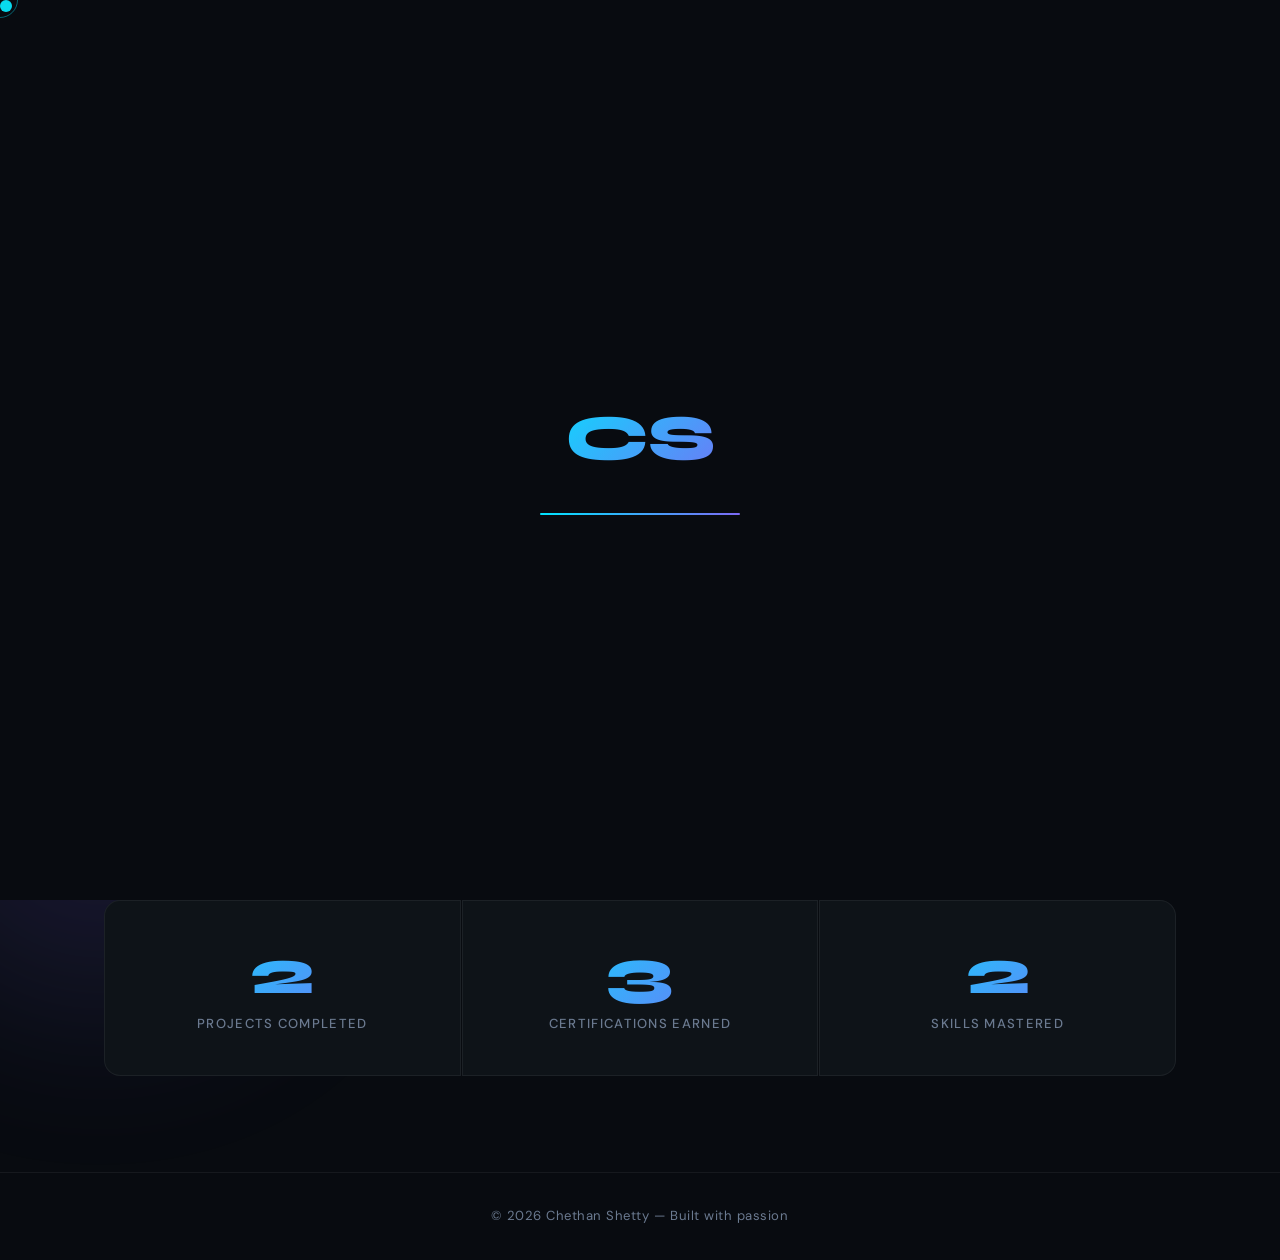
<file: index.html>
<!DOCTYPE html>
<html lang="en">
<head>
  <meta charset="UTF-8">
  <meta name="viewport" content="width=device-width, initial-scale=1.0">
  <title>Chethan Shetty | Portfolio</title>
  <link rel="stylesheet" href="css/index.css">
  <link href="https://fonts.googleapis.com/css2?family=Syne:wght@400;500;600;700;800&family=DM+Sans:ital,wght@0,300;0,400;0,500;1,300&display=swap" rel="stylesheet">
  <link rel="stylesheet" href="https://cdnjs.cloudflare.com/ajax/libs/font-awesome/6.5.1/css/all.min.css">
</head>
<body>
 
  <div class="cursor" id="cursor"></div>
  <div class="cursor-ring" id="cursorRing"></div>
 
  <div class="blob blob-1"></div>
  <div class="blob blob-2"></div>
 
  <div id="loader">
    <div class="loader-inner">
      <div class="loader-name">CS</div>
      <div class="loader-bar">
        <div class="loader-fill"></div>
      </div>
    </div>
  </div>
 
  <header id="header">
    <nav class="navbar">
      <div class="logo">Chethan</div>
      <ul class="nav-links" id="navLinks">
        <li><a href="index.html">Home</a></li>
        <li><a href="About.html">About</a></li>
        <li><a href="skills.html">Skills</a></li>
        <li><a href="projects.html">Projects</a></li>
        <li><a href="education.html">Education</a></li>
        <li><a href="certificates.html">Certificates</a></li>
        <li><a href="resume.html">Resume</a></li>
        <li><a href="contact.html">Contact</a></li>
      </ul>
      <div class="nav-actions">
        <button id="theme-toggle" aria-label="Toggle theme">
          <i class="fas fa-moon"></i>
        </button>
        <button class="hamburger" id="hamburger" aria-label="Menu">
          <span></span>
          <span></span>
          <span></span>
        </button>
      </div>
    </nav>
  </header>
 
  <section class="hero">
    <div class="hero-content">
      <div class="hero-badge">
        <span class="dot"></span>
        Available for opportunities
      </div>
      <h1>
        Hi, I'm
        <span class="name">Chethan Shetty</span>
      </h1>
      <div class="typing-wrapper">
        <span id="typing"></span><span class="cursor-blink"></span>
      </div>
      <p>
        A dedicated Computer Applications student with a strong foundation in Python,
        database management, and web development — with genuine enthusiasm for continuous
        learning and growth.
      </p>
      <div class="buttons">
        <a href="assets/Chethan_Resume.pdf" class="btn primary" download>
          <i class="fas fa-download"></i> Download Resume
        </a>
        <a href="projects.html" class="btn secondary">
          View Projects <i class="fas fa-arrow-right"></i>
        </a>
      </div>
    </div>
 
    <div class="hero-image">
      <div class="hero-ring hero-ring-1"></div>
      <div class="hero-ring hero-ring-2"></div>
      <div class="hero-image-wrap">
        <img src="assets/csimage.jpg" alt="Chethan"> 
      </div>
    </div>
  </section>
 
  <section class="stats">
    <div class="stat-card" data-delay="0">
      <h2 class="counter" data-target="4">0</h2>
      <p>Projects Completed</p>
    </div>
    <div class="stat-card" data-delay="150">
      <h2 class="counter" data-target="8">0</h2>
      <p>Certifications Earned</p>
    </div>
    <div class="stat-card" data-delay="300">
      <h2 class="counter" data-target="10">0</h2>
      <p>Skills Mastered</p>
    </div>
  </section>
 
  <div class="floating-social">
    <a href="https://www.linkedin.com/in/chethan-shetty25/" aria-label="LinkedIn"><i class="fab fa-linkedin-in"></i></a>
    <a href="https://github.com/chethan20042" aria-label="GitHub"><i class="fab fa-github"></i></a>
    <a href="https://www.instagram.com/__chethan.shetty__" aria-label="Instagram"><i class="fab fa-instagram"></i></a>
  </div>
 
  <footer>
    <p>© 2026 Chethan Shetty — Built with passion</p>
  </footer>
 
  <script src="js/theme.js"></script>  
  <script src="js/index.js"></script>
</body>
</html>
</file>
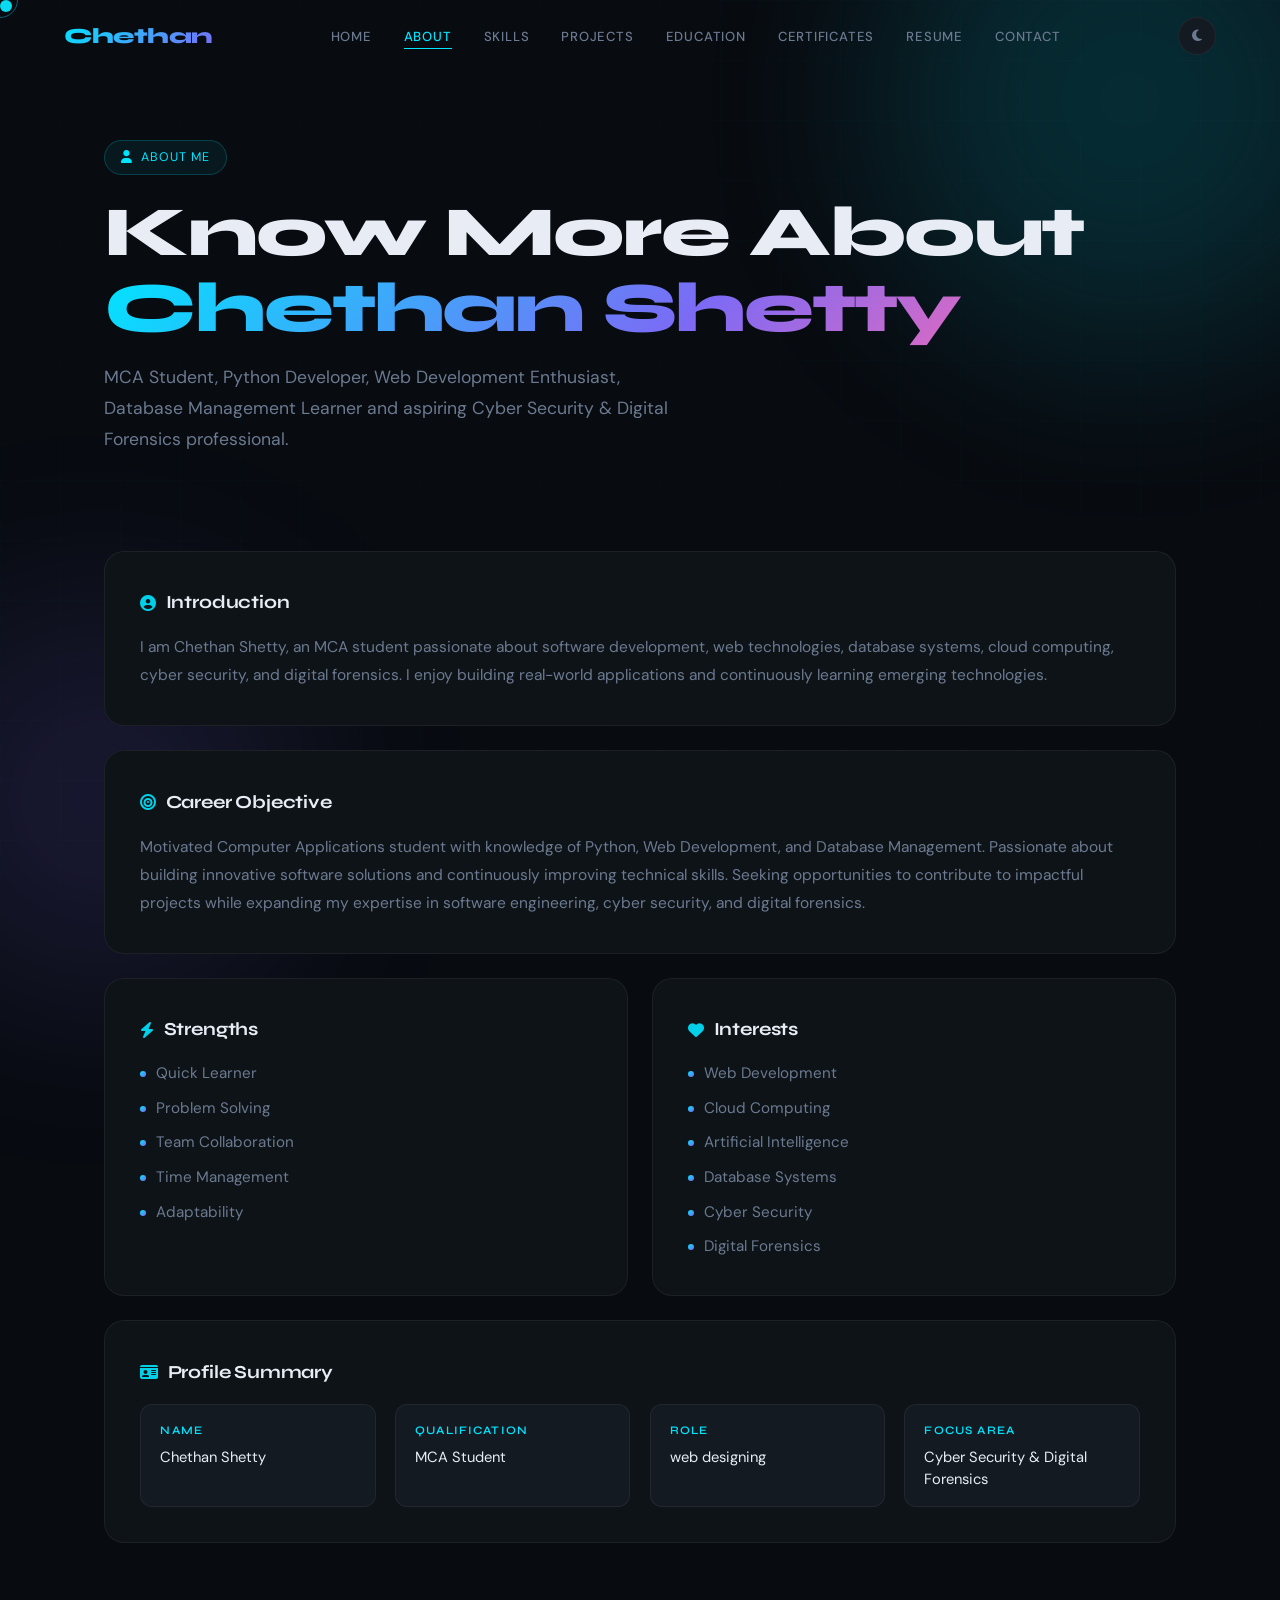
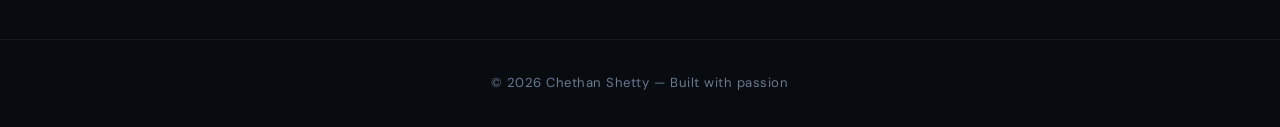
<file: About.html>
<!DOCTYPE html>
<html lang="en">
<head>
<meta charset="UTF-8">
<meta name="viewport" content="width=device-width, initial-scale=1.0">
<title>About | Chethan Shetty</title>

<link rel="stylesheet" href="css/about.css">
<link href="https://fonts.googleapis.com/css2?family=Syne:wght@400;500;600;700;800&family=DM+Sans:wght@300;400;500&display=swap" rel="stylesheet">
<link rel="stylesheet" href="https://cdnjs.cloudflare.com/ajax/libs/font-awesome/6.5.1/css/all.min.css">
</head>
<body>

<div class="blob blob-1"></div>
<div class="blob blob-2"></div>

<header id="header">
  <nav class="navbar">

    <div class="logo">Chethan</div>

    <ul class="nav-links" id="navLinks">
      <li><a href="index.html">Home</a></li>
      <li><a href="About.html" class="active">About</a></li>
      <li><a href="skills.html">Skills</a></li>
      <li><a href="projects.html">Projects</a></li>
      <li><a href="education.html">Education</a></li>
      <li><a href="certificates.html">Certificates</a></li>
      <li><a href="resume.html">Resume</a></li>
      <li><a href="contact.html">Contact</a></li>
    </ul>

    <div class="nav-controls">
      <button id="theme-toggle" aria-label="Toggle theme">
        <i class="fas fa-moon"></i>
      </button>
      <button class="hamburger" id="hamburger" aria-label="Menu">
        <span></span><span></span><span></span>
      </button>
    </div>

  </nav>
</header>

<section class="about-hero">
  <div class="about-heading">

    <span class="about-tag">
      <i class="fas fa-user"></i>
      About Me
    </span>

    <h1>
      Know More About
      <span>Chethan Shetty</span>
    </h1>

    <p>
      MCA Student, Python Developer, Web Development Enthusiast,
      Database Management Learner and aspiring Cyber Security &amp;
      Digital Forensics professional.
    </p>

  </div>
</section>

<section class="about-container">

  <div class="about-card reveal">
    <h2>
      <i class="fas fa-user-circle"></i>
      Introduction
    </h2>
    <p>
      I am Chethan Shetty, an MCA student passionate about software development,
      web technologies, database systems, cloud computing, cyber security,
      and digital forensics. I enjoy building real-world applications and
      continuously learning emerging technologies.
    </p>
  </div>

  <div class="about-card reveal">
    <h2>
      <i class="fas fa-bullseye"></i>
      Career Objective
    </h2>
    <p>
      Motivated Computer Applications student with knowledge of Python,
      Web Development, and Database Management. Passionate about building
      innovative software solutions and continuously improving technical skills.
      Seeking opportunities to contribute to impactful projects while expanding
      my expertise in software engineering, cyber security, and digital forensics.
    </p>
  </div>

  <div class="grid-2">

    <div class="about-card reveal">
      <h2>
        <i class="fas fa-bolt"></i>
        Strengths
      </h2>
      <ul>
        <li>Quick Learner</li>
        <li>Problem Solving</li>
        <li>Team Collaboration</li>
        <li>Time Management</li>
        <li>Adaptability</li>
      </ul>
    </div>

    <div class="about-card reveal">
      <h2>
        <i class="fas fa-heart"></i>
        Interests
      </h2>
      <ul>
        <li>Web Development</li>
        <li>Cloud Computing</li>
        <li>Artificial Intelligence</li>
        <li>Database Systems</li>
        <li>Cyber Security</li>
        <li>Digital Forensics</li>
      </ul>
    </div>

  </div>

  <div class="about-card reveal">
    <h2>
      <i class="fas fa-id-card"></i>
      Profile Summary
    </h2>
    <div class="profile-grid">
      <div>
        <h3>Name</h3>
        <p>Chethan Shetty</p>
      </div>
      <div>
        <h3>Qualification</h3>
        <p>MCA Student</p>
      </div>
      <div>
        <h3>Role</h3>
        <p>web designing</p>
      </div>
      <div>
        <h3>Focus Area</h3>
        <p>Cyber Security &amp; Digital Forensics</p>
      </div>
    </div>
  </div>

</section>


<footer>
  <p>© 2026 Chethan Shetty — Built with passion</p>
</footer>

<script src="js/theme.js"></script> 
<script src="js/about.js"></script>

</body>
</html>
</file>
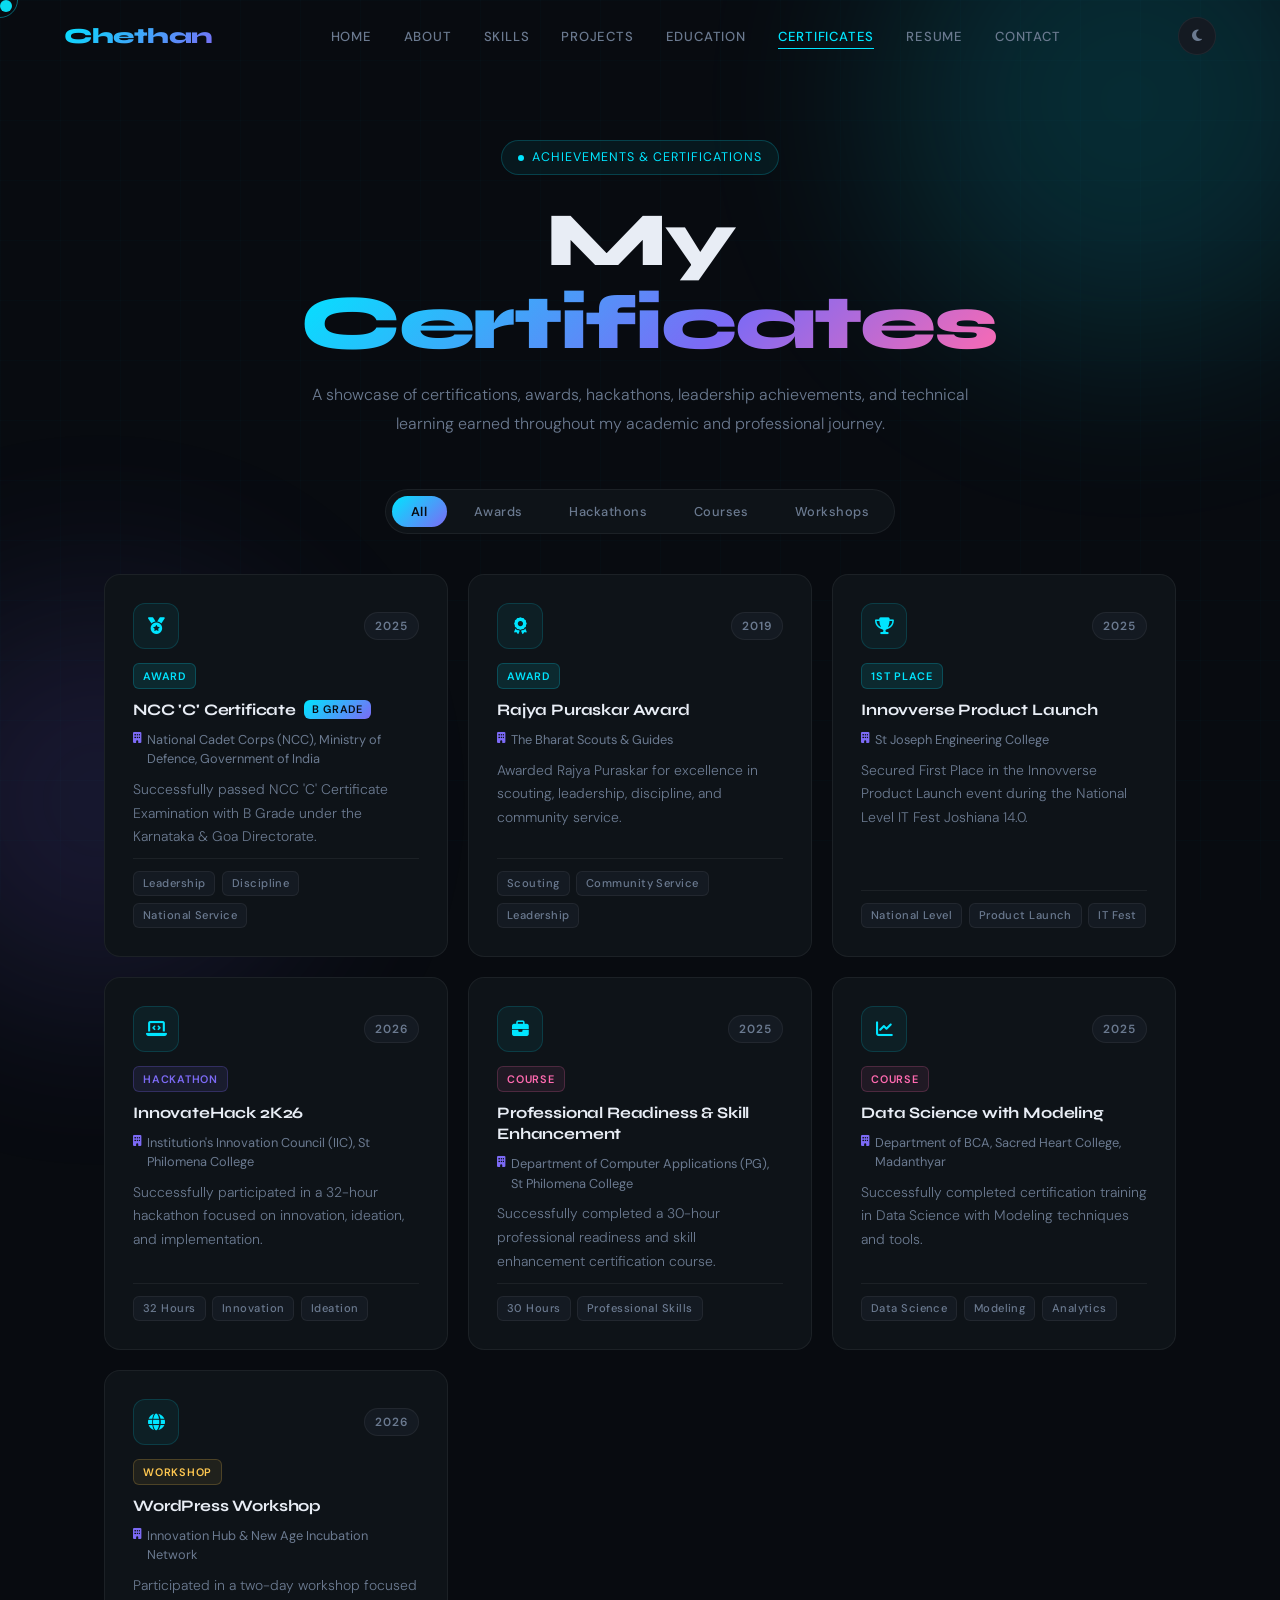
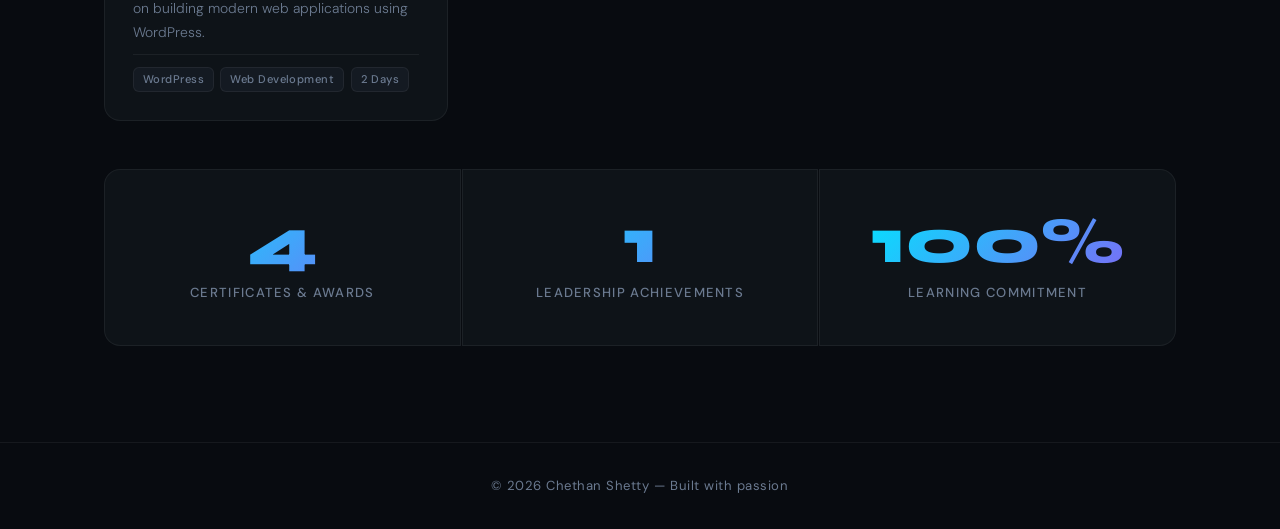
<file: certificates.html>
<!DOCTYPE html>
<html lang="en">
<head>
  <meta charset="UTF-8">
  <meta name="viewport" content="width=device-width, initial-scale=1.0">
  <title>Certificates | Chethan Shetty</title>
  <link rel="stylesheet" href="css/index.css">
  <link rel="stylesheet" href="css/certificates.css">
  <link href="https://fonts.googleapis.com/css2?family=Syne:wght@400;500;600;700;800&family=DM+Sans:ital,wght@0,300;0,400;0,500;1,300&display=swap" rel="stylesheet">
  <link rel="stylesheet" href="https://cdnjs.cloudflare.com/ajax/libs/font-awesome/6.5.1/css/all.min.css">
</head>
<body>

  <div class="cursor" id="cursor"></div>
  <div class="cursor-ring" id="cursorRing"></div>

  <div class="blob blob-1"></div>
  <div class="blob blob-2"></div>

  <header id="header">
    <nav class="navbar">
      <div class="logo">Chethan</div>
      <ul class="nav-links" id="navLinks">
        <li><a href="index.html">Home</a></li>
        <li><a href="About.html">About</a></li>
        <li><a href="skills.html">Skills</a></li>
        <li><a href="projects.html">Projects</a></li>
        <li><a href="education.html">Education</a></li>
        <li><a href="certificates.html" class="active">Certificates</a></li>
        <li><a href="resume.html">Resume</a></li>
        <li><a href="contact.html">Contact</a></li>
      </ul>
      <div class="nav-actions">
        <button id="theme-toggle" aria-label="Toggle theme">
          <i class="fas fa-moon"></i>
        </button>
        <button class="hamburger" id="hamburger" aria-label="Menu">
          <span></span><span></span><span></span>
        </button>
      </div>
    </nav>
  </header>

  <section class="cert-hero">
    <div class="cert-hero-inner">
      <div class="hero-badge">
        <span class="dot"></span>
        Achievements & Certifications
      </div>
      <h1>My <span class="gradient-text">Certificates</span></h1>
      <p>A showcase of certifications, awards, hackathons, leadership achievements, and technical learning earned throughout my academic and professional journey.</p>
    </div>
  </section>

  <section class="filter-section">
    <div class="filter-tabs">
      <button class="filter-btn active" data-filter="all">All</button>
      <button class="filter-btn" data-filter="award">Awards</button>
      <button class="filter-btn" data-filter="hackathon">Hackathons</button>
      <button class="filter-btn" data-filter="course">Courses</button>
      <button class="filter-btn" data-filter="workshop">Workshops</button>
    </div>
  </section>

  <section class="cert-grid-section">
    <div class="cert-grid">

      <div class="cert-card" data-category="award" data-delay="0">
        <div class="cert-card-top">
          <div class="cert-icon"><i class="fas fa-medal"></i></div>
          <span class="cert-year">2025</span>
        </div>
        <div class="cert-badge award">Award</div>
        <h2>NCC 'C' Certificate <span class="grade">B Grade</span></h2>
        <h4><i class="fas fa-building"></i> National Cadet Corps (NCC), Ministry of Defence, Government of India</h4>
        <p>Successfully passed NCC 'C' Certificate Examination with B Grade under the Karnataka & Goa Directorate.</p>
        <div class="cert-footer">
          <div class="cert-tags">
            <span>Leadership</span>
            <span>Discipline</span>
            <span>National Service</span>
          </div>
        </div>
      </div>

      <div class="cert-card" data-category="award" data-delay="100">
        <div class="cert-card-top">
          <div class="cert-icon"><i class="fas fa-award"></i></div>
          <span class="cert-year">2019</span>
        </div>
        <div class="cert-badge award">Award</div>
        <h2>Rajya Puraskar Award</h2>
        <h4><i class="fas fa-building"></i> The Bharat Scouts & Guides</h4>
        <p>Awarded Rajya Puraskar for excellence in scouting, leadership, discipline, and community service.</p>
        <div class="cert-footer">
          <div class="cert-tags">
            <span>Scouting</span>
            <span>Community Service</span>
            <span>Leadership</span>
          </div>
        </div>
      </div>

      <div class="cert-card" data-category="award" data-delay="200">
        <div class="cert-card-top">
          <div class="cert-icon"><i class="fas fa-trophy"></i></div>
          <span class="cert-year">2025</span>
        </div>
        <div class="cert-badge award">1st Place</div>
        <h2>Innovverse Product Launch</h2>
        <h4><i class="fas fa-building"></i> St Joseph Engineering College</h4>
        <p>Secured First Place in the Innovverse Product Launch event during the National Level IT Fest Joshiana 14.0.</p>
        <div class="cert-footer">
          <div class="cert-tags">
            <span>National Level</span>
            <span>Product Launch</span>
            <span>IT Fest</span>
          </div>
        </div>
      </div>

      <div class="cert-card" data-category="hackathon" data-delay="0">
        <div class="cert-card-top">
          <div class="cert-icon"><i class="fas fa-laptop-code"></i></div>
          <span class="cert-year">2026</span>
        </div>
        <div class="cert-badge hackathon">Hackathon</div>
        <h2>InnovateHack 2K26</h2>
        <h4><i class="fas fa-building"></i> Institution's Innovation Council (IIC), St Philomena College</h4>
        <p>Successfully participated in a 32-hour hackathon focused on innovation, ideation, and implementation.</p>
        <div class="cert-footer">
          <div class="cert-tags">
            <span>32 Hours</span>
            <span>Innovation</span>
            <span>Ideation</span>
          </div>
        </div>
      </div>

      <div class="cert-card" data-category="course" data-delay="100">
        <div class="cert-card-top">
          <div class="cert-icon"><i class="fas fa-briefcase"></i></div>
          <span class="cert-year">2025</span>
        </div>
        <div class="cert-badge course">Course</div>
        <h2>Professional Readiness & Skill Enhancement</h2>
        <h4><i class="fas fa-building"></i> Department of Computer Applications (PG), St Philomena College</h4>
        <p>Successfully completed a 30-hour professional readiness and skill enhancement certification course.</p>
        <div class="cert-footer">
          <div class="cert-tags">
            <span>30 Hours</span>
            <span>Professional Skills</span>
          </div>
        </div>
      </div>

      <div class="cert-card" data-category="course" data-delay="200">
        <div class="cert-card-top">
          <div class="cert-icon"><i class="fas fa-chart-line"></i></div>
          <span class="cert-year">2025</span>
        </div>
        <div class="cert-badge course">Course</div>
        <h2>Data Science with Modeling</h2>
        <h4><i class="fas fa-building"></i> Department of BCA, Sacred Heart College, Madanthyar</h4>
        <p>Successfully completed certification training in Data Science with Modeling techniques and tools.</p>
        <div class="cert-footer">
          <div class="cert-tags">
            <span>Data Science</span>
            <span>Modeling</span>
            <span>Analytics</span>
          </div>
        </div>
      </div>

      <div class="cert-card" data-category="workshop" data-delay="0">
        <div class="cert-card-top">
          <div class="cert-icon"><i class="fas fa-globe"></i></div>
          <span class="cert-year">2026</span>
        </div>
        <div class="cert-badge workshop">Workshop</div>
        <h2> WordPress Workshop</h2>
        <h4><i class="fas fa-building"></i> Innovation Hub & New Age Incubation Network</h4>
        <p>Participated in a two-day workshop focused on building modern web applications using WordPress.</p>
        <div class="cert-footer">
          <div class="cert-tags">
            <span>WordPress</span>
            <span>Web Development</span>
            <span>2 Days</span>
          </div>
        </div>
      </div>

    </div>

    <!-- Empty state -->
    <div class="empty-state" id="emptyState" style="display:none;">
      <i class="fas fa-folder-open"></i>
      <p>No certificates in this category yet.</p>
    </div>
  </section>

  <section class="cert-stats">
    <div class="stat-card" data-delay="0">
      <h2 class="counter" data-target="7">0</h2>
      <p>Certificates & Awards</p>
    </div>
    <div class="stat-card" data-delay="150">
      <h2 class="counter" data-target="3">0</h2>
      <p>Leadership Achievements</p>
    </div>
    <div class="stat-card" data-delay="300">
      <h2>100%</h2>
      <p>Learning Commitment</p>
    </div>
  </section>

  <footer>
    <p>© 2026 Chethan Shetty — Built with passion</p>
  </footer>

  <script src="js/theme.js"></script>  
  <script src="js/certificates.js"></script>
</body>
</html>
</file>
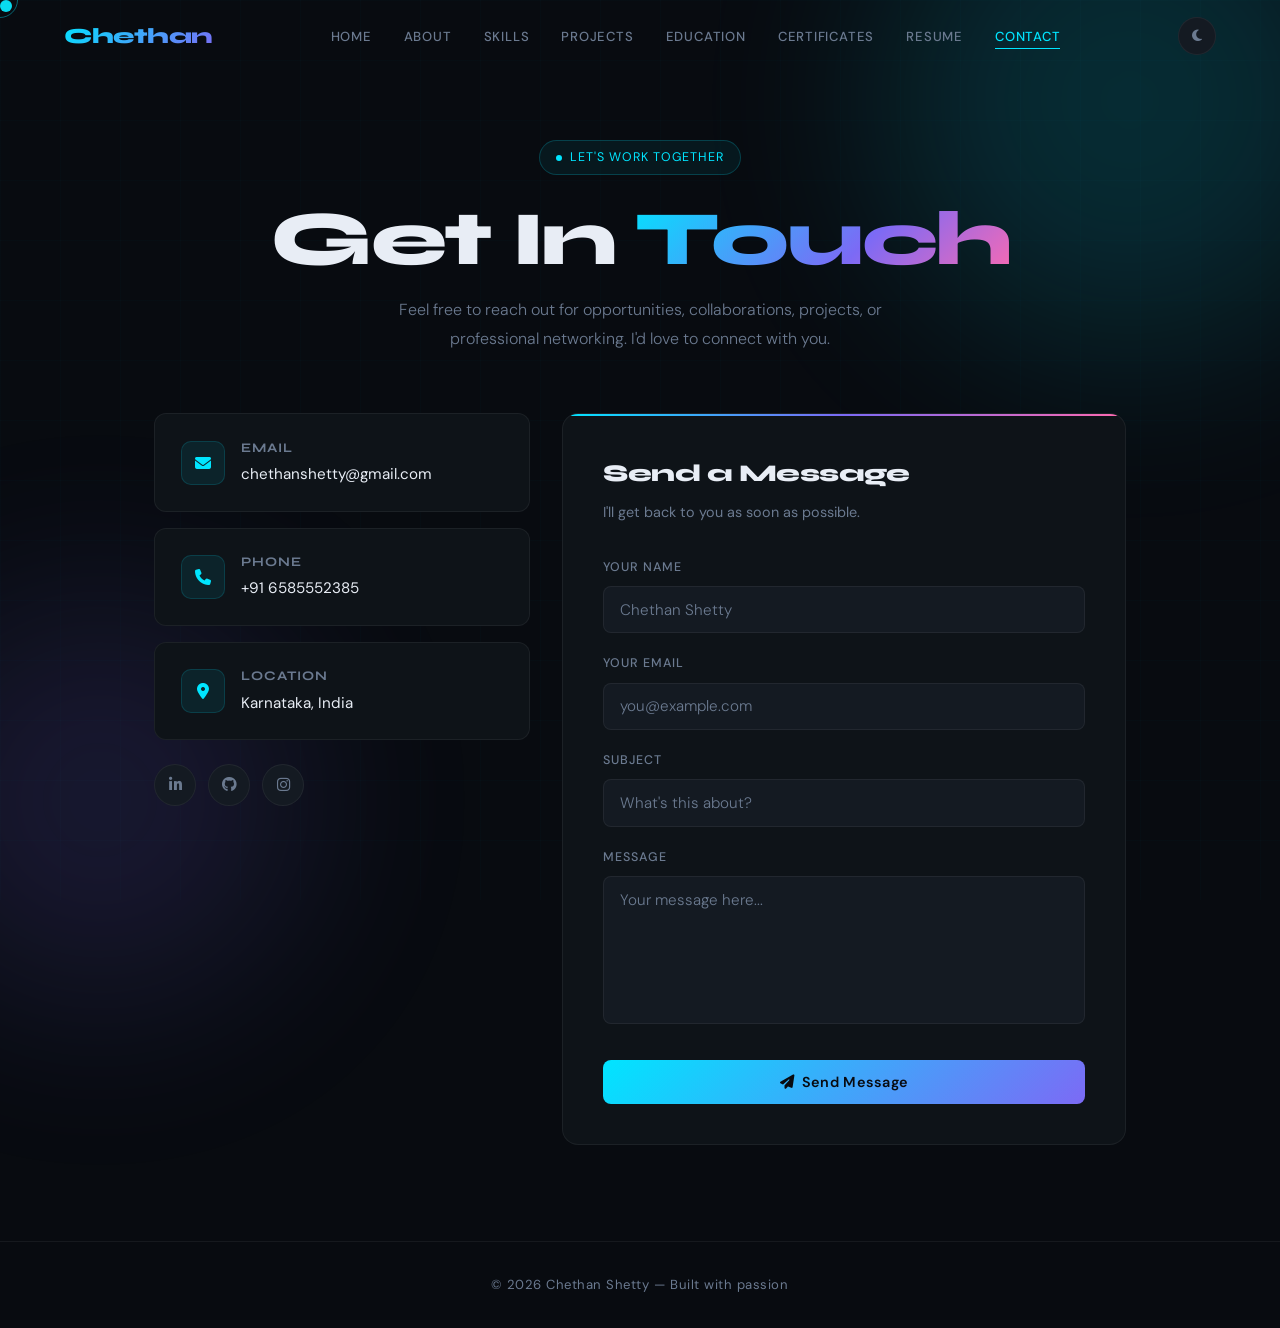
<file: contact.html>
<!DOCTYPE html>
<html lang="en">
<head>
  <meta charset="UTF-8">
  <meta name="viewport" content="width=device-width, initial-scale=1.0">
  <title>Contact | Chethan Shetty</title>
  <link rel="stylesheet" href="css/contact.css">
  <link href="https://fonts.googleapis.com/css2?family=Syne:wght@400;500;600;700;800&family=DM+Sans:ital,wght@0,300;0,400;0,500;1,300&display=swap" rel="stylesheet">
  <link rel="stylesheet" href="https://cdnjs.cloudflare.com/ajax/libs/font-awesome/6.5.1/css/all.min.css">
</head>
<body>

  <div class="cursor" id="cursor"></div>
  <div class="cursor-ring" id="cursorRing"></div>

  <div class="blob blob-1"></div>
  <div class="blob blob-2"></div>

  <header id="header">
    <nav class="navbar">
      <div class="logo">Chethan</div>
      <ul class="nav-links" id="navLinks">
        <li><a href="index.html">Home</a></li>
        <li><a href="About.html">About</a></li>
        <li><a href="skills.html">Skills</a></li>
        <li><a href="projects.html">Projects</a></li>
        <li><a href="education.html">Education</a></li>
        <li><a href="certificates.html">Certificates</a></li>
        <li><a href="resume.html">Resume</a></li>
        <li><a href="contact.html" class="active">Contact</a></li>
      </ul>
      <div class="nav-actions">
        <button id="theme-toggle" aria-label="Toggle theme">
          <i class="fas fa-moon"></i>
        </button>
        <button class="hamburger" id="hamburger" aria-label="Menu">
          <span></span>
          <span></span>
          <span></span>
        </button>
      </div>
    </nav>
  </header>

  <section class="contact-hero">
    <div class="hero-badge">
      <span class="dot"></span>
      Let's Work Together
    </div>
    <h1>Get In <span class="gradient-text">Touch</span></h1>
    <p>Feel free to reach out for opportunities, collaborations, projects, or professional networking. I'd love to connect with you.</p>
  </section>

  <section class="contact-section">

    <div class="contact-info">

      <div class="info-card" data-delay="0">
        <div class="info-icon">
          <i class="fas fa-envelope"></i>
        </div>
        <div class="info-text">
          <h3>Email</h3>
          <p>chethanshetty@gmail.com</p>
        </div>
      </div>

      <div class="info-card" data-delay="100">
        <div class="info-icon">
          <i class="fas fa-phone"></i>
        </div>
        <div class="info-text">
          <h3>Phone</h3>
          <p>+91 6585552385</p>
        </div>
      </div>

      <div class="info-card" data-delay="200">
        <div class="info-icon">
          <i class="fas fa-location-dot"></i>
        </div>
        <div class="info-text">
          <h3>Location</h3>
          <p>Karnataka, India</p>
        </div>
      </div>

      <div class="social-row">
        <a href="https://www.linkedin.com/in/chethan-shetty25/" target="_blank" aria-label="LinkedIn">
          <i class="fab fa-linkedin-in"></i>
        </a>
        <a href="https://github.com/chethan20042" target="_blank" aria-label="GitHub">
          <i class="fab fa-github"></i>
        </a>
        <a href="https://www.instagram.com/__chethan.shetty__" target="_blank" aria-label="Instagram">
          <i class="fab fa-instagram"></i>
        </a>
      </div>

    </div>

    <div class="contact-form-card">
      <h2>Send a Message</h2>
      <p class="form-sub">I'll get back to you as soon as possible.</p>

      <form id="contactForm" novalidate>

        <div class="input-group">
          <label for="name">Your Name</label>
          <input type="text" id="name" placeholder="Chethan Shetty" required>
        </div>

        <div class="input-group">
          <label for="email">Your Email</label>
          <input type="email" id="email" placeholder="you@example.com" required>
        </div>

        <div class="input-group">
          <label for="subject">Subject</label>
          <input type="text" id="subject" placeholder="What's this about?" required>
        </div>

        <div class="input-group">
          <label for="message">Message</label>
          <textarea id="message" rows="6" placeholder="Your message here..." required></textarea>
        </div>

        <button type="submit" class="btn-submit">
          <i class="fas fa-paper-plane"></i>
          Send Message
        </button>

        <div class="form-success" id="formSuccess">
          <i class="fas fa-circle-check"></i>
          Message sent successfully!
        </div>

      </form>
    </div>

  </section>

  <footer>
    <p>© 2026 Chethan Shetty — Built with passion</p>
  </footer>

  <script src="js/theme.js"></script>  
  <script src="js/contact.js"></script>
</body>
</html>
</file>
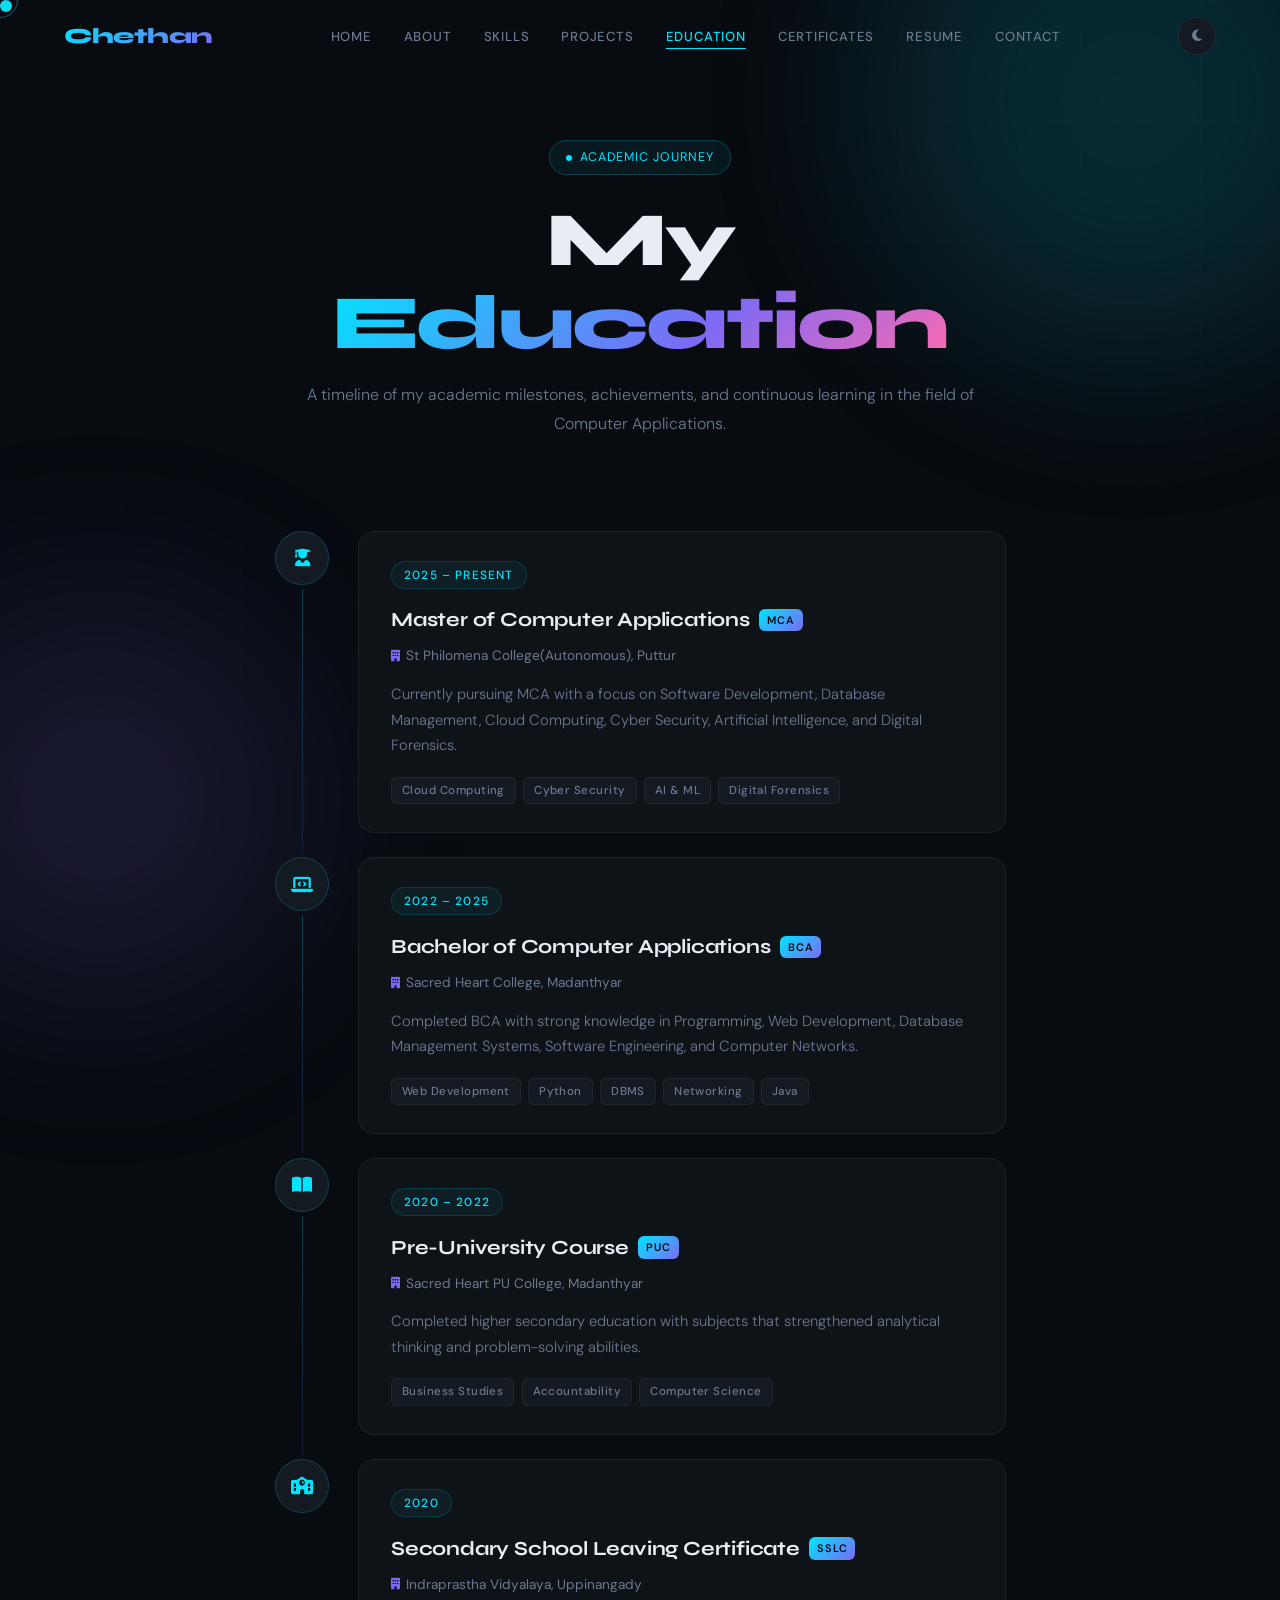
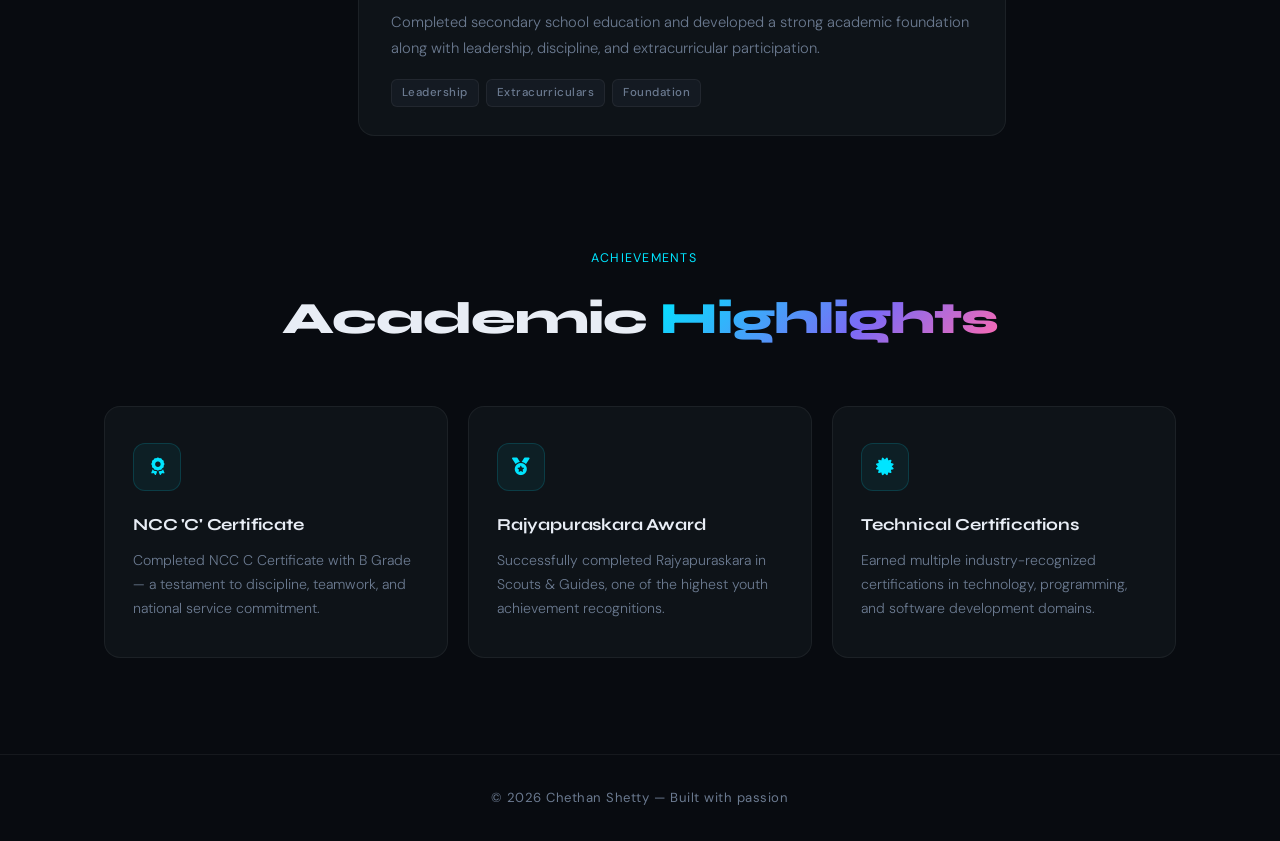
<file: education.html>
<!DOCTYPE html>
<html lang="en">
<head>
  <meta charset="UTF-8">
  <meta name="viewport" content="width=device-width, initial-scale=1.0">
  <title>Education | Chethan Shetty</title>
  <link rel="stylesheet" href="css/index.css">
  <link rel="stylesheet" href="css/education.css">
  <link href="https://fonts.googleapis.com/css2?family=Syne:wght@400;500;600;700;800&family=DM+Sans:ital,wght@0,300;0,400;0,500;1,300&display=swap" rel="stylesheet">
  <link rel="stylesheet" href="https://cdnjs.cloudflare.com/ajax/libs/font-awesome/6.5.1/css/all.min.css">
</head>
<body>

  <!-- Custom Cursor -->
  <div class="cursor" id="cursor"></div>
  <div class="cursor-ring" id="cursorRing"></div>

  <!-- Background Blobs -->
  <div class="blob blob-1"></div>
  <div class="blob blob-2"></div>

  <!-- Loader -->
  <div id="loader">
    <div class="loader-inner">
      <div class="loader-name">CS</div>
      <div class="loader-bar">
        <div class="loader-fill"></div>
      </div>
    </div>
  </div>

  <!-- Navbar -->
  <header id="header">
    <nav class="navbar">
      <div class="logo">Chethan</div>
      <ul class="nav-links" id="navLinks">
        <li><a href="index.html">Home</a></li>
        <li><a href="About.html">About</a></li>
        <li><a href="skills.html">Skills</a></li>
        <li><a href="projects.html">Projects</a></li>
        <li><a href="education.html" class="active">Education</a></li>
        <li><a href="certificates.html">Certificates</a></li>
        <li><a href="resume.html">Resume</a></li>
        <li><a href="contact.html">Contact</a></li>
      </ul>
      <div class="nav-actions">
        <button id="theme-toggle" aria-label="Toggle theme">
          <i class="fas fa-moon"></i>
        </button>
        <button class="hamburger" id="hamburger" aria-label="Menu">
          <span></span><span></span><span></span>
        </button>
      </div>
    </nav>
  </header>

  <!-- Page Hero -->
  <section class="edu-hero">
    <div class="edu-hero-inner">
      <div class="hero-badge">
        <span class="dot"></span>
        Academic Journey
      </div>
      <h1>My <span class="gradient-text">Education</span></h1>
      <p>A timeline of my academic milestones, achievements, and continuous learning in the field of Computer Applications.</p>
    </div>
  </section>

  <!-- Timeline -->
  <section class="timeline-section">
    <div class="timeline-wrap">

      <!-- MCA -->
      <div class="timeline-item" data-delay="0">
        <div class="timeline-icon-wrap">
          <div class="timeline-icon"><i class="fas fa-user-graduate"></i></div>
          <div class="timeline-line"></div>
        </div>
        <div class="timeline-card">
          <span class="timeline-year">2025 – Present</span>
          <h2>Master of Computer Applications <span class="degree-tag">MCA</span></h2>
          <h3><i class="fas fa-building"></i>St Philomena College(Autonomous), Puttur</h3>
          <p>Currently pursuing MCA with a focus on Software Development, Database Management, Cloud Computing, Cyber Security, Artificial Intelligence, and Digital Forensics.</p>
          <div class="timeline-tags">
            <span>Cloud Computing</span>
            <span>Cyber Security</span>
            <span>AI & ML</span>
            <span>Digital Forensics</span>
          </div>
        </div>
      </div>

      <!-- BCA -->
      <div class="timeline-item" data-delay="150">
        <div class="timeline-icon-wrap">
          <div class="timeline-icon"><i class="fas fa-laptop-code"></i></div>
          <div class="timeline-line"></div>
        </div>
        <div class="timeline-card">
          <span class="timeline-year">2022 – 2025</span>
          <h2>Bachelor of Computer Applications <span class="degree-tag">BCA</span></h2>
          <h3><i class="fas fa-building"></i>Sacred Heart College, Madanthyar</h3>
          <p>Completed BCA with strong knowledge in Programming, Web Development, Database Management Systems, Software Engineering, and Computer Networks.</p>
          <div class="timeline-tags">
            <span>Web Development</span>
            <span>Python</span>
            <span>DBMS</span>
            <span>Networking</span>
            <span>Java</span>
          </div>
        </div>
      </div>

      <!-- PUC -->
      <div class="timeline-item" data-delay="300">
        <div class="timeline-icon-wrap">
          <div class="timeline-icon"><i class="fas fa-book-open"></i></div>
          <div class="timeline-line"></div>
        </div>
        <div class="timeline-card">
          <span class="timeline-year">2020 – 2022</span>
          <h2>Pre-University Course <span class="degree-tag">PUC</span></h2>
          <h3><i class="fas fa-building"></i>Sacred Heart PU College, Madanthyar</h3>
          <p>Completed higher secondary education with subjects that strengthened analytical thinking and problem-solving abilities.</p>
          <div class="timeline-tags">
            <span>Business Studies</span>
            <span>Accountability</span>
            <span>Computer Science</span>
          </div>
        </div>
      </div>

      <div class="timeline-item last" data-delay="450">
        <div class="timeline-icon-wrap">
          <div class="timeline-icon"><i class="fas fa-school"></i></div>
        </div>
        <div class="timeline-card">
          <span class="timeline-year">2020</span>
          <h2>Secondary School Leaving Certificate <span class="degree-tag">SSLC</span></h2>
          <h3><i class="fas fa-building"></i>Indraprastha Vidyalaya, Uppinangady</h3>
          <p>Completed secondary school education and developed a strong academic foundation along with leadership, discipline, and extracurricular participation.</p>
          <div class="timeline-tags">
            <span>Leadership</span>
            <span>Extracurriculars</span>
            <span>Foundation</span>
          </div>
        </div>
      </div>

    </div>
  </section>

  <section class="highlights-section">
    <div class="section-label">
      <span class="dot"></span> Achievements
    </div>
    <h2 class="section-title">Academic <span class="gradient-text">Highlights</span></h2>

    <div class="highlights-grid">
      <div class="highlight-card" data-delay="0">
        <div class="highlight-icon"><i class="fas fa-award"></i></div>
        <h3>NCC 'C' Certificate</h3>
        <p>Completed NCC C Certificate with B Grade — a testament to discipline, teamwork, and national service commitment.</p>
      </div>
      <div class="highlight-card" data-delay="150">
        <div class="highlight-icon"><i class="fas fa-medal"></i></div>
        <h3>Rajyapuraskara Award</h3>
        <p>Successfully completed Rajyapuraskara in Scouts & Guides, one of the highest youth achievement recognitions.</p>
      </div>
      <div class="highlight-card" data-delay="300">
        <div class="highlight-icon"><i class="fas fa-certificate"></i></div>
        <h3>Technical Certifications</h3>
        <p>Earned multiple industry-recognized certifications in technology, programming, and software development domains.</p>
      </div>
    </div>
  </section>

  <footer>
    <p>© 2026 Chethan Shetty — Built with passion</p>
  </footer>

  <script src="js/theme.js"></script>  
  <script src="js/education.js"></script>
</body>
</html>
</file>
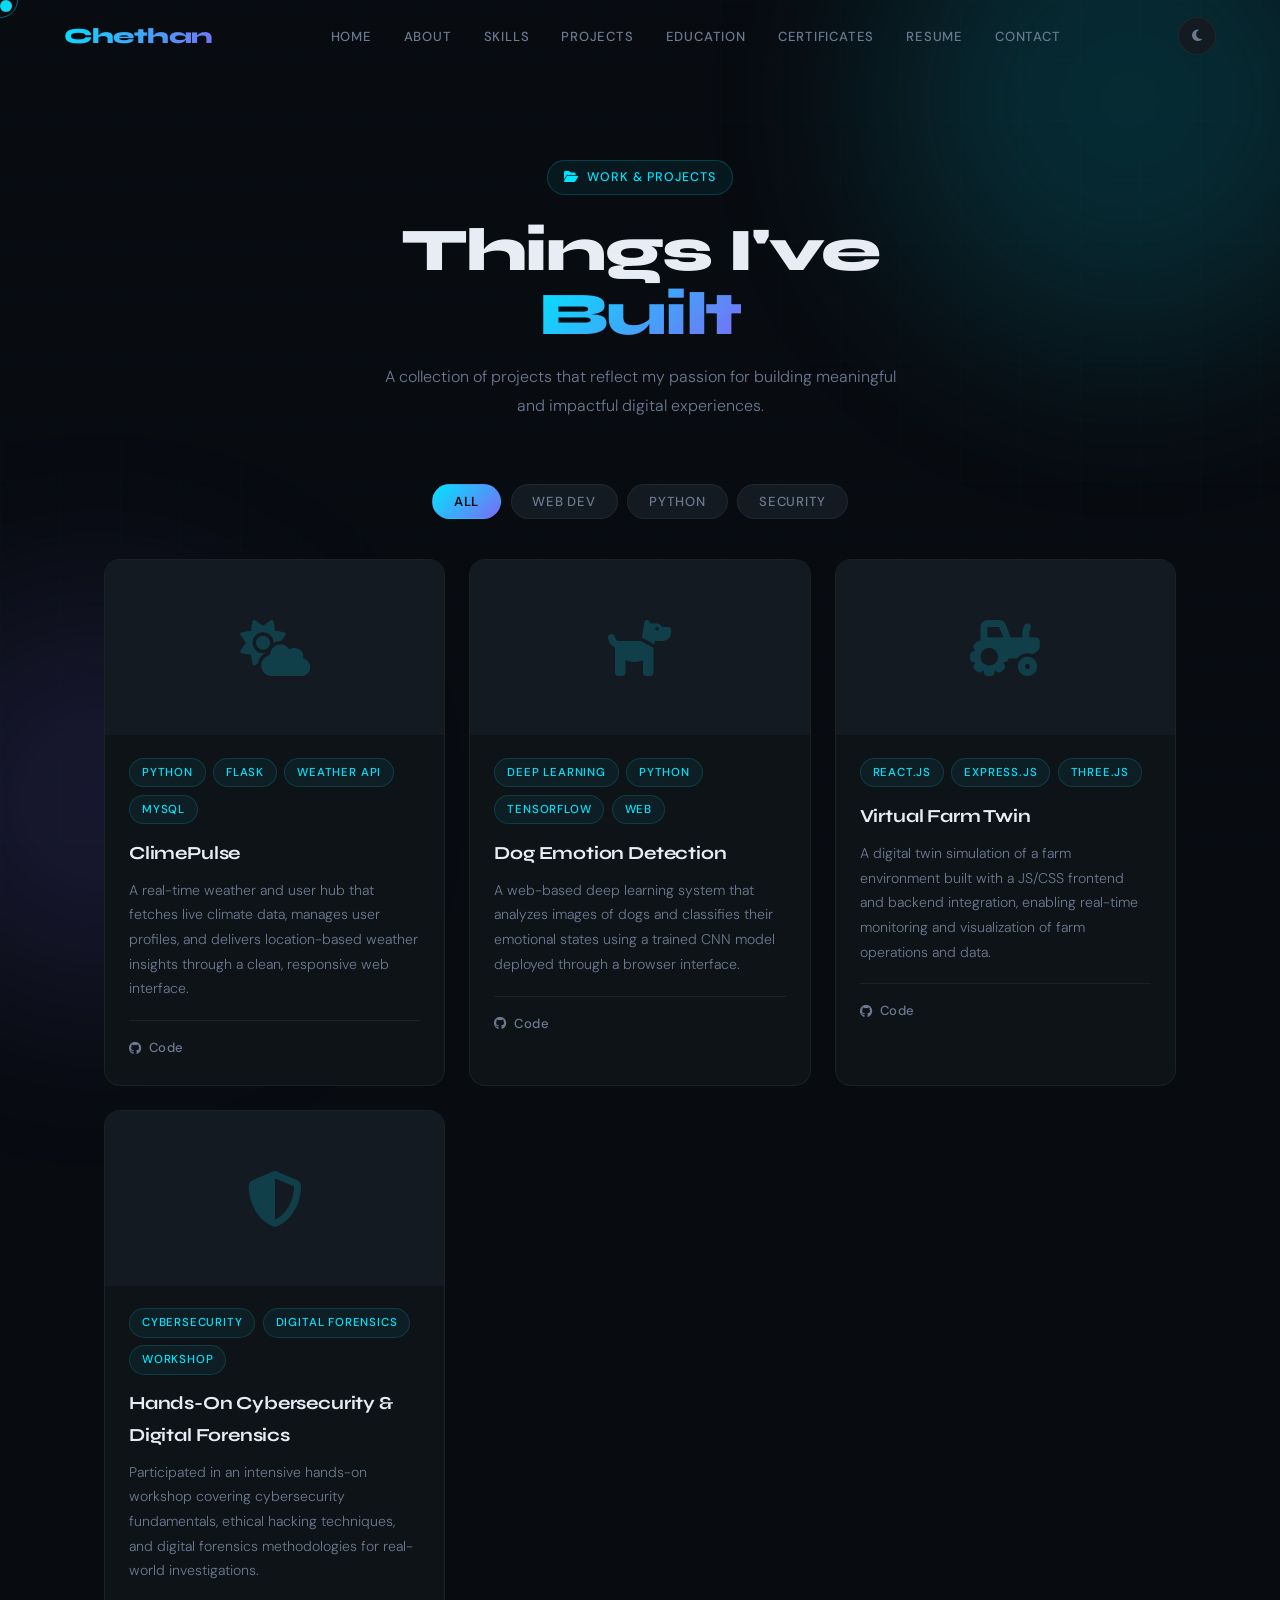
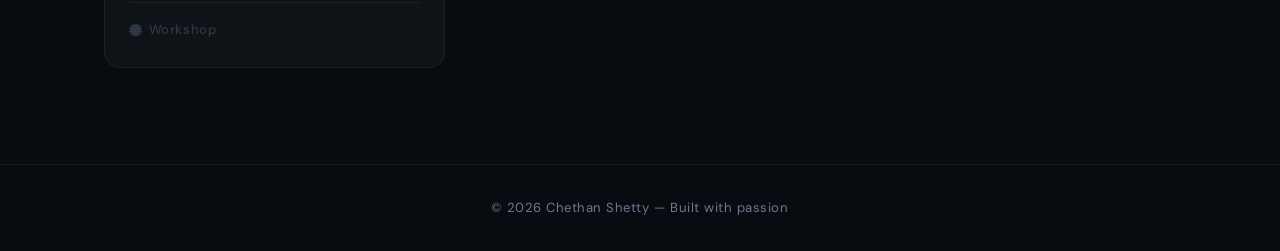
<file: projects.html>
<!DOCTYPE html>
<html lang="en">
<head>
<meta charset="UTF-8">
<meta name="viewport" content="width=device-width, initial-scale=1.0">
<title>Projects | Chethan Shetty</title>
<link rel="stylesheet" href="css/index.css">
<link rel="stylesheet" href="css/projects.css">
<link href="https://fonts.googleapis.com/css2?family=Syne:wght@400;500;600;700;800&family=DM+Sans:wght@300;400;500&display=swap" rel="stylesheet">
<link rel="stylesheet" href="https://cdnjs.cloudflare.com/ajax/libs/font-awesome/6.5.1/css/all.min.css">
</head>

<body>

<div class="blob blob-1"></div>
<div class="blob blob-2"></div>

<header id="header">
  <nav class="navbar">
    <div class="logo">Chethan</div>
    <ul class="nav-links" id="navLinks">
      <li><a href="index.html">Home</a></li>
      <li><a href="About.html">About</a></li>
      <li><a href="skills.html">Skills</a></li>
      <li><a href="projects.html" class="active">Projects</a></li>
      <li><a href="education.html">Education</a></li>
      <li><a href="certificates.html">Certificates</a></li>
      <li><a href="resume.html">Resume</a></li>
      <li><a href="contact.html">Contact</a></li>
    </ul>
    <div class="nav-actions">
      <button id="theme-toggle">
        <i class="fas fa-moon"></i>
      </button>
      <button class="hamburger" id="hamburger">
        <span></span>
        <span></span>
        <span></span>
      </button>
    </div>
  </nav>
</header>

<section class="projects-hero">
  <div class="projects-heading">
    <span class="projects-tag">
      <i class="fas fa-folder-open"></i>
      Work &amp; Projects
    </span>
    <h1>
      Things I've
      <span>Built</span>
    </h1>
    <p>
      A collection of projects that reflect my passion for building
      meaningful and impactful digital experiences.
    </p>
  </div>
</section>

<section class="filter-section">
  <div class="filter-tabs">
    <button class="filter-btn active" data-filter="all">All</button>
    <button class="filter-btn" data-filter="web">Web Dev</button>
    <button class="filter-btn" data-filter="python">Python</button>
    <button class="filter-btn" data-filter="security">Security</button>
  </div>
</section>

<section class="projects-grid" id="projectsGrid">

  <!-- Project 1: ClimePulse -->
  <div class="project-card" data-category="web python">
    <div class="project-image">
      <div class="project-placeholder">
        <i class="fas fa-cloud-sun"></i>
      </div>
      <div class="project-overlay">
        <a href="https://github.com/chethan20042/CLIMEPLUS-Real-time-Weather" target="_blank" class="overlay-btn">
          <i class="fab fa-github"></i> GitHub
        </a>
      </div>
    </div>
    <div class="project-body">
      <div class="project-tags">
        <span>Python</span>
        <span>Flask</span>
        <span>Weather API</span>
        <span>MySQL</span>
      </div>
      <h3>ClimePulse</h3>
      <p>A real-time weather and user hub that fetches live climate data, manages user profiles, and delivers location-based weather insights through a clean, responsive web interface.</p>
      <div class="project-links">
        <a href="https://github.com/chethan20042/CLIMEPLUS-Real-time-Weather" target="_blank">
          <i class="fab fa-github"></i> Code
        </a>
      </div>
    </div>
  </div>

  <div class="project-card" data-category="web python">
    <div class="project-image">
      <div class="project-placeholder">
        <i class="fas fa-dog"></i>
      </div>
      <div class="project-overlay">
        <a href="https://github.com/chethan20042/dog-emotion-MCA" target="_blank" class="overlay-btn">
          <i class="fab fa-github"></i> GitHub
        </a>
      </div>
    </div>
    <div class="project-body">
      <div class="project-tags">
        <span>Deep Learning</span>
        <span>Python</span>
        <span>TensorFlow</span>
        <span>Web</span>
      </div>
      <h3>Dog Emotion Detection</h3>
      <p>A web-based deep learning system that analyzes images of dogs and classifies their emotional states using a trained CNN model deployed through a browser interface.</p>
      <div class="project-links">
        <a href="https://github.com/chethan20042/dog-emotion-MCA" target="_blank">
          <i class="fab fa-github"></i> Code
        </a>
      </div>
    </div>
  </div>

  <div class="project-card" data-category="web python">
    <div class="project-image">
      <div class="project-placeholder">
        <i class="fas fa-tractor"></i>
      </div>
      <div class="project-overlay">
        <a href="https://github.com/chethan20042/virtual-farm-twin1" target="_blank" class="overlay-btn">
          <i class="fab fa-github"></i> GitHub
        </a>
      </div>
    </div>
    <div class="project-body">
      <div class="project-tags">
        <span>React.js</span>
        <span>Express.js</span>
        <span>Three.js</span>
      </div>
      <h3>Virtual Farm Twin</h3>
      <p>A digital twin simulation of a farm environment built with a JS/CSS frontend and backend integration, enabling real-time monitoring and visualization of farm operations and data.</p>
      <div class="project-links">
        <a href="https://github.com/chethan20042/virtual-farm-twin1" target="_blank">
          <i class="fab fa-github"></i> Code
        </a>
      </div>
    </div>
  </div>

  <div class="project-card" data-category="security">
    <div class="project-image">
      <div class="project-placeholder">
        <i class="fas fa-shield-halved"></i>
      </div>
    </div>
    <div class="project-body">
      <div class="project-tags">
        <span>Cybersecurity</span>
        <span>Digital Forensics</span>
        <span>Workshop</span>
      </div>
      <h3>Hands-On Cybersecurity &amp; Digital Forensics</h3>
      <p>Participated in an intensive hands-on workshop covering cybersecurity fundamentals, ethical hacking techniques, and digital forensics methodologies for real-world investigations.</p>
      <div class="project-links">
        <a href="#" class="disabled-link">
          <i class="fas fa-certificate"></i> Workshop
        </a>
      </div>
    </div>
  </div>

</section>

<footer>
  <p>© 2026 Chethan Shetty — Built with passion</p>
</footer>

<script src="js/theme.js"></script>  
<script src="js/projects.js"></script>

</body>
</html>
</file>
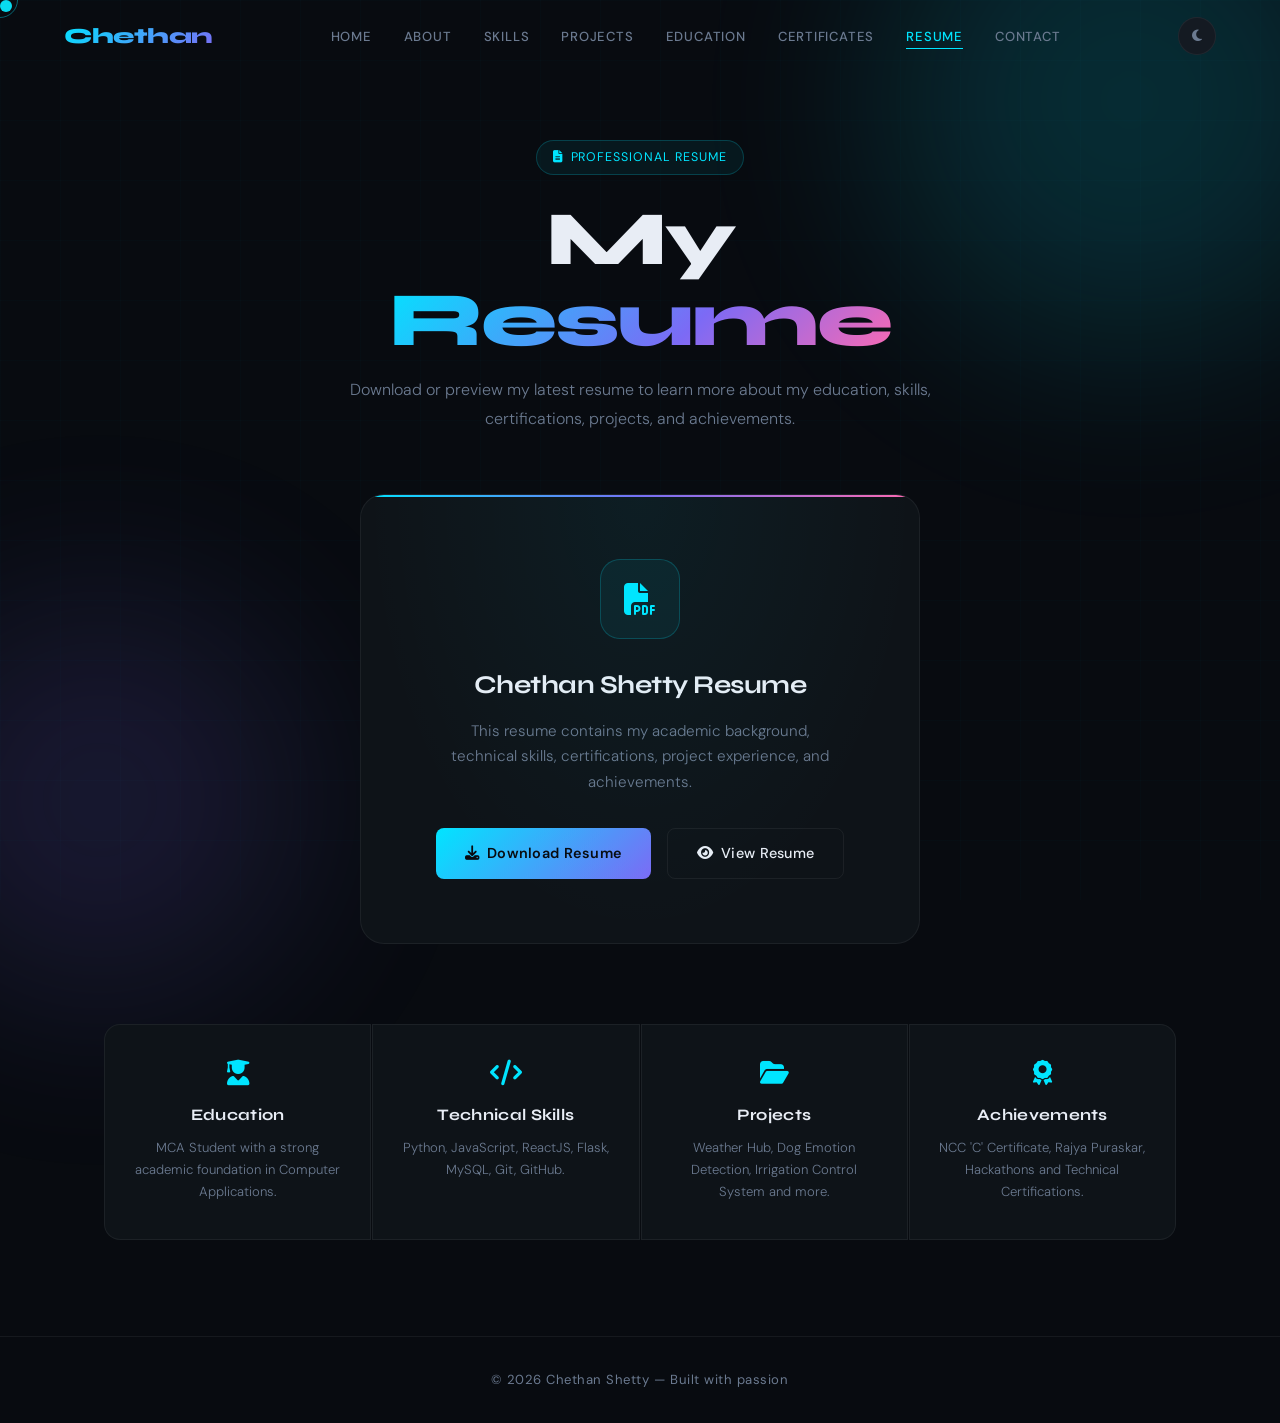
<file: resume.html>
<!DOCTYPE html>
<html lang="en">
<head>
  <meta charset="UTF-8">
  <meta name="viewport" content="width=device-width, initial-scale=1.0">
  <title>Resume | Chethan Shetty</title>

  <link href="https://fonts.googleapis.com/css2?family=Syne:wght@400;500;600;700;800&family=DM+Sans:ital,wght@0,300;0,400;0,500;1,300&display=swap" rel="stylesheet">
  <link rel="stylesheet" href="https://cdnjs.cloudflare.com/ajax/libs/font-awesome/6.5.1/css/all.min.css">
  <link rel="stylesheet" href="css/resume.css">
</head>

<body>

  <div class="cursor" id="cursor"></div>
  <div class="cursor-ring" id="cursorRing"></div>

  <div class="blob blob-1"></div>
  <div class="blob blob-2"></div>

  <header id="header">
    <nav class="navbar">
      <div class="logo">Chethan</div>

      <ul class="nav-links" id="navLinks">
        <li><a href="index.html">Home</a></li>
        <li><a href="About.html">About</a></li>
        <li><a href="skills.html">Skills</a></li>
        <li><a href="projects.html">Projects</a></li>
        <li><a href="education.html">Education</a></li>
        <li><a href="certificates.html">Certificates</a></li>
        <li><a href="resume.html" class="active">Resume</a></li>
        <li><a href="contact.html">Contact</a></li>
      </ul>

      <div class="nav-actions">
        <button id="theme-toggle" aria-label="Toggle theme">
          <i class="fas fa-moon"></i>
        </button>
        <button class="hamburger" id="hamburger" aria-label="Menu">
          <span></span>
          <span></span>
          <span></span>
        </button>
      </div>
    </nav>
  </header>

  <section class="resume-hero">
    <div class="resume-heading">
      <span class="resume-tag">
        <i class="fas fa-file-alt"></i>
        Professional Resume
      </span>
      <h1>My <span>Resume</span></h1>
      <p>
        Download or preview my latest resume to learn more
        about my education, skills, certifications,
        projects, and achievements.
      </p>
    </div>
  </section>

  <section class="resume-section">
    <div class="resume-card">
      <div class="resume-icon">
        <i class="fas fa-file-pdf"></i>
      </div>
      <h2>Chethan Shetty Resume</h2>
      <p>
        This resume contains my academic background,
        technical skills, certifications, project experience,
        and achievements.
      </p>
      <div class="resume-buttons">
        <a href="assets/Chethan_Resume.pdf" class="btn primary" download>
          <i class="fas fa-download"></i> Download Resume
        </a>
        <a href="assets/Chethan_Resume.pdf" class="btn secondary" target="_blank">
          <i class="fas fa-eye"></i> View Resume
        </a>
      </div>
    </div>
  </section>

  <section class="summary-section">
    <div class="summary-card">
      <i class="fas fa-user-graduate"></i>
      <h3>Education</h3>
      <p>MCA Student with a strong academic foundation in Computer Applications.</p>
    </div>
    <div class="summary-card">
      <i class="fas fa-code"></i>
      <h3>Technical Skills</h3>
      <p>Python, JavaScript, ReactJS, Flask, MySQL, Git, GitHub.</p>
    </div>
    <div class="summary-card">
      <i class="fas fa-folder-open"></i>
      <h3>Projects</h3>
      <p>Weather Hub, Dog Emotion Detection, Irrigation Control System and more.</p>
    </div>
    <div class="summary-card">
      <i class="fas fa-award"></i>
      <h3>Achievements</h3>
      <p>NCC 'C' Certificate, Rajya Puraskar, Hackathons and Technical Certifications.</p>
    </div>
  </section>

  <footer>
    <p>© 2026 Chethan Shetty — Built with passion</p>
  </footer>
  
  <script src="js/theme.js"></script> 
  <script src="js/resume.js"></script>

</body>
</html>
</file>
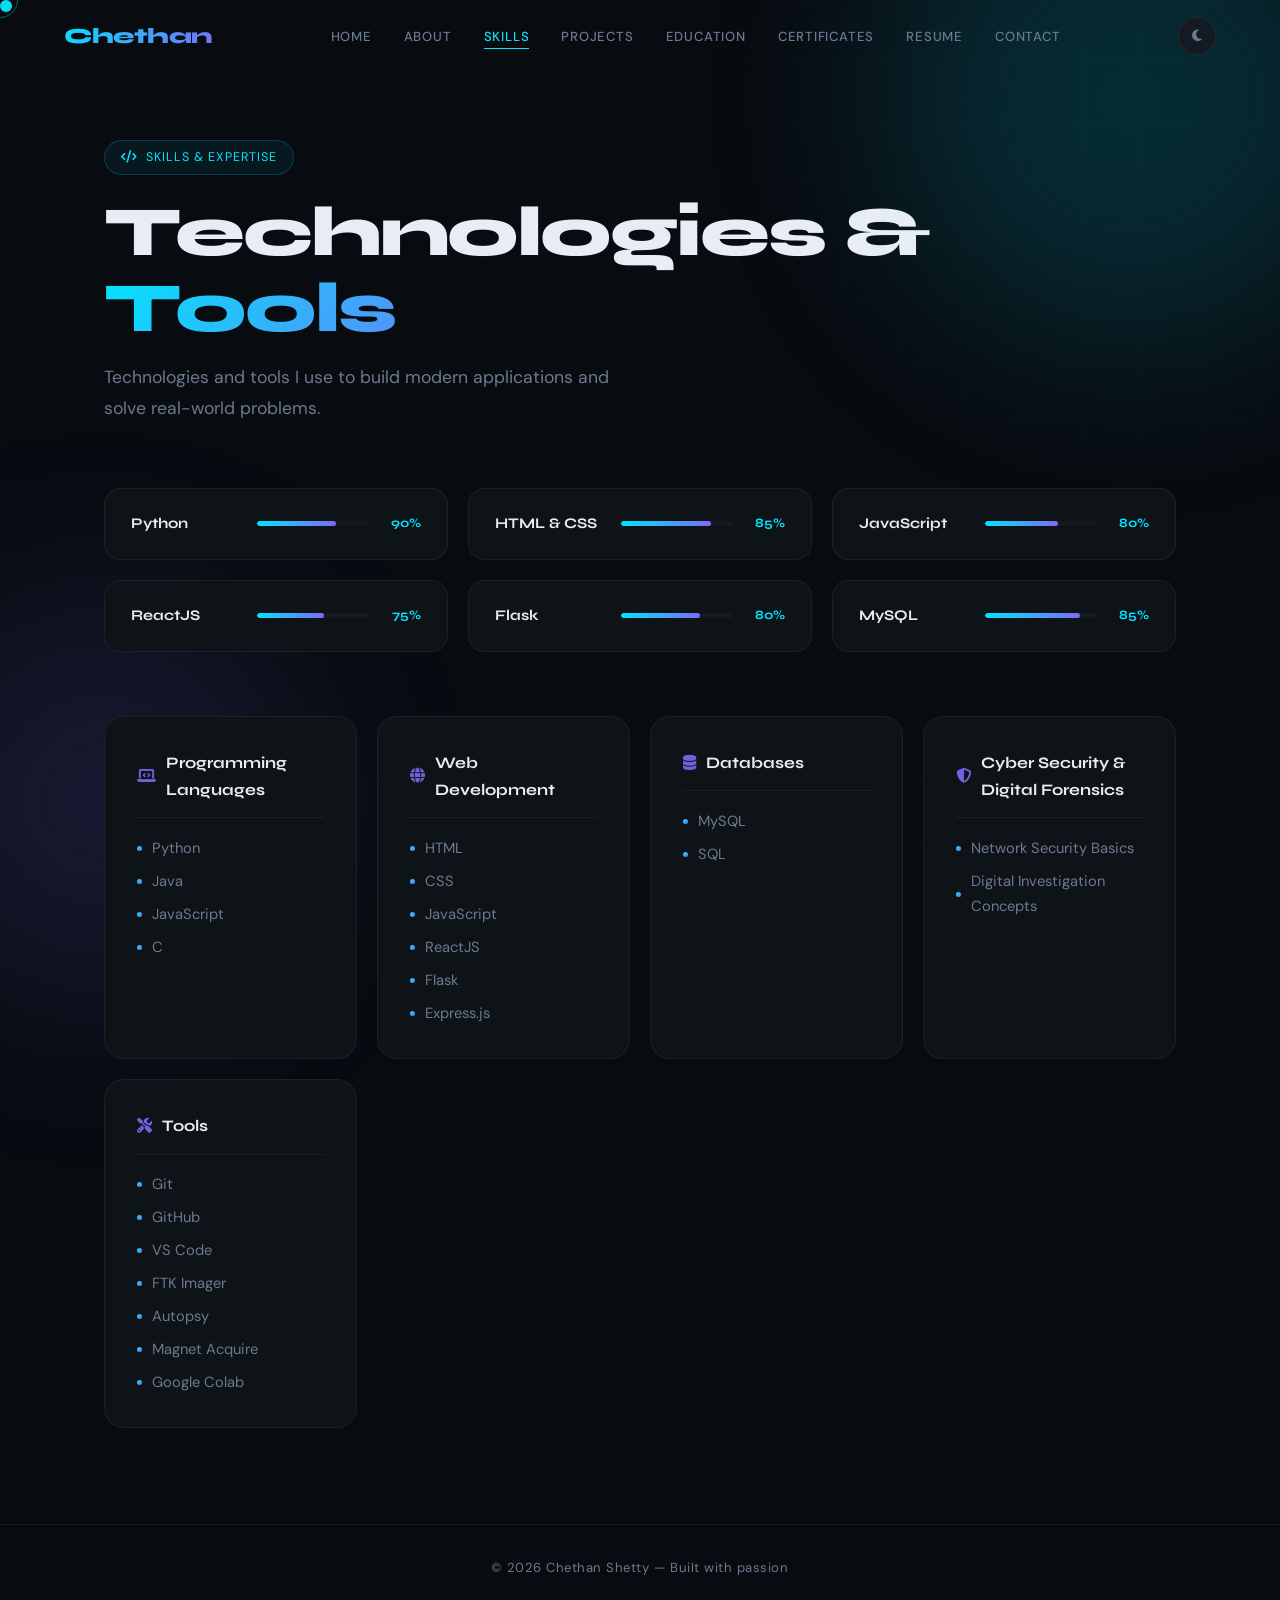
<file: skills.html>
<!DOCTYPE html>
<html lang="en">
<head>
<meta charset="UTF-8">
<meta name="viewport" content="width=device-width, initial-scale=1.0">

<title>Skills | Chethan Shetty</title>

<link rel="stylesheet" href="css/style.css">
<link rel="stylesheet" href="css/skills.css">

<link href="https://fonts.googleapis.com/css2?family=Syne:wght@400;500;600;700;800&family=DM+Sans:wght@300;400;500&display=swap" rel="stylesheet">

<link rel="stylesheet" href="https://cdnjs.cloudflare.com/ajax/libs/font-awesome/6.5.1/css/all.min.css">
</head>

<body>

<div class="blob blob-1"></div>
<div class="blob blob-2"></div>

<header id="header">
  <nav class="navbar">

    <div class="logo">Chethan</div>

    <ul class="nav-links" id="navLinks">
      <li><a href="index.html">Home</a></li>
      <li><a href="About.html">About</a></li>
      <li><a href="skills.html" class="active">Skills</a></li>
      <li><a href="projects.html">Projects</a></li>
      <li><a href="education.html">Education</a></li>
      <li><a href="certificates.html">Certificates</a></li>
      <li><a href="resume.html">Resume</a></li>
      <li><a href="contact.html">Contact</a></li>
    </ul>

    <div class="nav-actions">
      <button id="theme-toggle">
        <i class="fas fa-moon"></i>
      </button>

      <button class="hamburger" id="hamburger">
        <span></span>
        <span></span>
        <span></span>
      </button>
    </div>

  </nav>
</header>

<section class="skills-hero">

  <div class="skills-heading">

    <span class="skills-tag">
      <i class="fas fa-code"></i>
      Skills & Expertise
    </span>

    <h1>
      Technologies &
      <span>Tools</span>
    </h1>

    <p>
      Technologies and tools I use to build modern applications
      and solve real-world problems.
    </p>

  </div>

</section>

<section class="skills-container">

  <div class="skill-card">
    <h3>Python</h3>
    <div class="progress">
      <div class="progress-bar" data-width="70"></div>
    </div>
    <span>90%</span>
  </div>

  <div class="skill-card">
    <h3>HTML & CSS</h3>
    <div class="progress">
      <div class="progress-bar" data-width="80"></div>
    </div>
    <span>85%</span>
  </div>

  <div class="skill-card">
    <h3>JavaScript</h3>
    <div class="progress">
      <div class="progress-bar" data-width="65"></div>
    </div>
    <span>80%</span>
  </div>

  <div class="skill-card">
    <h3>ReactJS</h3>
    <div class="progress">
      <div class="progress-bar" data-width="60"></div>
    </div>
    <span>75%</span>
  </div>

  <div class="skill-card">
    <h3>Flask</h3>
    <div class="progress">
      <div class="progress-bar" data-width="70"></div>
    </div>
    <span>80%</span>
  </div>

  <div class="skill-card">
    <h3>MySQL</h3>
    <div class="progress">
      <div class="progress-bar" data-width="85"></div>
    </div>
    <span>85%</span>
  </div>

</section>

<section class="categories-section">

  <div class="category-card">
    <h2>
      <i class="fas fa-laptop-code"></i>
      Programming Languages
    </h2>

    <ul>
      <li>Python</li>
      <li>Java</li>
      <li>JavaScript</li>
      <li>C</li>
    </ul>
  </div>

  <div class="category-card">
    <h2>
      <i class="fas fa-globe"></i>
      Web Development
    </h2>

    <ul>
      <li>HTML</li>
      <li>CSS</li>
      <li>JavaScript</li>
      <li>ReactJS</li>
      <li>Flask</li>
      <li>Express.js</li>
      
    </ul>
  </div>

  <div class="category-card">
    <h2>
      <i class="fas fa-database"></i>
      Databases
    </h2>

    <ul>
      <li>MySQL</li>
      <li>SQL</li>
    </ul>
  </div>

  <div class="category-card">
    <h2>
      <i class="fas fa-shield-halved"></i>
      Cyber Security & Digital Forensics
    </h2>

    <ul>
      <li>Network Security Basics</li>
      <li>Digital Investigation Concepts</li>
    </ul>
  </div>

  <div class="category-card">
    <h2>
      <i class="fas fa-screwdriver-wrench"></i>
      Tools
    </h2>

    <ul>
      <li>Git</li>
      <li>GitHub</li>
      <li>VS Code</li>
      <li>FTK Imager</li>
      <li>Autopsy</li>
      <li>Magnet Acquire</li>
      <li>Google Colab</li>
    </ul>
  </div>

</section>

<footer>
  <p>© 2026 Chethan Shetty — Built with passion</p>
</footer>

<script src="js/theme.js"></script>  
<script src="js/skills.js"></script>

</body>
</html>
</file>
<file: css/index.css>
*, *::before, *::after {
  margin: 0;
  padding: 0;
  box-sizing: border-box;
}
 
:root {
  --bg:        #080b10;
  --surface:   #0e1318;
  --surface2:  #141a22;
  --border:    rgba(255, 255, 255, 0.06);
  --accent:    #00e5ff;
  --accent2:   #7c6af5;
  --text:      #e8edf5;
  --muted:     #6b7a90;
  --font-display: 'Syne', sans-serif;
  --font-body:    'DM Sans', sans-serif;
}
 
html {
  scroll-behavior: smooth;
}
 
body {
  background: var(--bg);
  color: var(--text);
  font-family: var(--font-body);
  font-size: 16px;
  line-height: 1.7;
  overflow-x: hidden;
  cursor: none;
}
 
body::before {
  content: '';
  position: fixed;
  inset: 0;
  background-image:
    linear-gradient(rgba(0, 229, 255, 0.015) 1px, transparent 1px),
    linear-gradient(90deg, rgba(0, 229, 255, 0.015) 1px, transparent 1px);
  background-size: 60px 60px;
  pointer-events: none;
  z-index: 0;
}

.cursor {
  width: 12px;
  height: 12px;
  background: var(--accent);
  border-radius: 50%;
  position: fixed;
  top: 0;
  left: 0;
  pointer-events: none;
  z-index: 9999;
  mix-blend-mode: difference;
  transition: transform 0.15s ease, opacity 0.2s;
}
 
.cursor-ring {
  width: 36px;
  height: 36px;
  border: 1px solid rgba(0, 229, 255, 0.4);
  border-radius: 50%;
  position: fixed;
  top: 0;
  left: 0;
  pointer-events: none;
  z-index: 9998;
  transition: transform 0.35s cubic-bezier(0.23, 1, 0.32, 1);
}
 
/* ---- Background Blobs ---- */
.blob {
  position: fixed;
  border-radius: 50%;
  filter: blur(100px);
  pointer-events: none;
  z-index: 0;
  opacity: 0.15;
}
 
.blob-1 {
  width: 500px;
  height: 500px;
  background: var(--accent);
  top: -150px;
  right: -100px;
}
 
.blob-2 {
  width: 400px;
  height: 400px;
  background: var(--accent2);
  bottom: -100px;
  left: -100px;
}
 
/* ---- Loader ---- */
#loader {
  position: fixed;
  inset: 0;
  background: var(--bg);
  z-index: 9000;
  display: flex;
  align-items: center;
  justify-content: center;
  transition: opacity 0.6s ease, visibility 0.6s;
}
 
#loader.hidden {
  opacity: 0;
  visibility: hidden;
  pointer-events: none;
}
 
.loader-inner {
  text-align: center;
}
 
.loader-name {
  font-family: var(--font-display);
  font-size: clamp(2rem, 6vw, 4rem);
  font-weight: 800;
  letter-spacing: -0.02em;
  background: linear-gradient(135deg, var(--accent), var(--accent2));
  -webkit-background-clip: text;
  -webkit-text-fill-color: transparent;
  background-clip: text;
  animation: pulse 1.2s ease infinite alternate;
}
 
.loader-bar {
  margin-top: 20px;
  width: 200px;
  height: 2px;
  background: var(--surface2);
  border-radius: 2px;
  overflow: hidden;
  margin-inline: auto;
}
 
.loader-fill {
  height: 100%;
  width: 0;
  background: linear-gradient(90deg, var(--accent), var(--accent2));
  animation: load 1.4s ease forwards;
}
 
/* ---- Navbar ---- */
header {
  position: fixed;
  top: 0;
  left: 0;
  right: 0;
  z-index: 100;
  padding: 0 clamp(1.5rem, 5vw, 4rem);
  border-bottom: 1px solid transparent;
  transition: border-color 0.3s, background 0.3s, backdrop-filter 0.3s;
}
 
header.scrolled {
  border-color: var(--border);
  background: rgba(8, 11, 16, 0.85);
  backdrop-filter: blur(20px);
}
 
.navbar {
  display: flex;
  align-items: center;
  justify-content: space-between;
  height: 72px;
  max-width: 1200px;
  margin: 0 auto;
}
 
.logo {
  font-family: var(--font-display);
  font-size: 1.35rem;
  font-weight: 800;
  letter-spacing: -0.02em;
  background: linear-gradient(135deg, var(--accent), var(--accent2));
  -webkit-background-clip: text;
  -webkit-text-fill-color: transparent;
  background-clip: text;
}
 
.nav-links {
  display: flex;
  list-style: none;
  gap: 2rem;
  align-items: center;
}
 
.nav-links a {
  font-size: 0.82rem;
  font-weight: 500;
  letter-spacing: 0.06em;
  text-transform: uppercase;
  color: var(--muted);
  text-decoration: none;
  transition: color 0.2s;
  position: relative;
}
 
.nav-links a::after {
  content: '';
  position: absolute;
  bottom: -4px;
  left: 0;
  right: 0;
  height: 1px;
  background: var(--accent);
  transform: scaleX(0);
  transform-origin: left;
  transition: transform 0.3s ease;
}
 
.nav-links a:hover {
  color: var(--accent);
}
 
.nav-links a:hover::after {
  transform: scaleX(1);
}
 
.nav-actions {
  display: flex;
  align-items: center;
  gap: 0.75rem;
}
 
#theme-toggle {
  background: var(--surface2);
  border: 1px solid var(--border);
  color: var(--muted);
  width: 38px;
  height: 38px;
  border-radius: 50%;
  cursor: none;
  display: flex;
  align-items: center;
  justify-content: center;
  transition: color 0.2s, border-color 0.2s;
}
 
#theme-toggle:hover {
  color: var(--accent);
  border-color: var(--accent);
}
 
.hamburger {
  display: none;
  flex-direction: column;
  gap: 5px;
  background: none;
  border: none;
  cursor: none;
  padding: 4px;
}
 
.hamburger span {
  display: block;
  width: 24px;
  height: 2px;
  background: var(--muted);
  border-radius: 2px;
  transition: all 0.3s;
}
 
/* ---- Hero ---- */
.hero {
  min-height: 100vh;
  display: flex;
  align-items: center;
  padding: 120px clamp(1.5rem, 5vw, 4rem) 80px;
  max-width: 1200px;
  margin: 0 auto;
  position: relative;
  z-index: 1;
  gap: 4rem;
}
 
.hero-content {
  flex: 1;
  opacity: 0;
  animation: slideUp 0.9s ease 1.7s forwards;
}
 
.hero-badge {
  display: inline-flex;
  align-items: center;
  gap: 8px;
  background: rgba(0, 229, 255, 0.06);
  border: 1px solid rgba(0, 229, 255, 0.2);
  border-radius: 100px;
  padding: 6px 16px;
  font-size: 0.78rem;
  letter-spacing: 0.08em;
  text-transform: uppercase;
  color: var(--accent);
  margin-bottom: 1.5rem;
}
 
.hero-badge .dot {
  width: 6px;
  height: 6px;
  background: var(--accent);
  border-radius: 50%;
  animation: blink 1.5s ease infinite;
}
 
.hero h1 {
  font-family: var(--font-display);
  font-size: clamp(2.8rem, 6vw, 5.5rem);
  font-weight: 800;
  line-height: 1.05;
  letter-spacing: -0.03em;
  margin-bottom: 0.4rem;
  color: var(--text);
}
 
.hero h1 .name {
  display: block;
  background: linear-gradient(135deg, var(--accent) 0%, var(--accent2) 60%, #ff6ab0 100%);
  -webkit-background-clip: text;
  -webkit-text-fill-color: transparent;
  background-clip: text;
}
 
.typing-wrapper {
  font-family: var(--font-display);
  font-size: clamp(1.1rem, 2.5vw, 1.4rem);
  font-weight: 600;
  color: var(--muted);
  min-height: 2rem;
  margin-bottom: 1.5rem;
}
 
.typing-wrapper #typing {
  color: var(--text);
}
 
.cursor-blink {
  display: inline-block;
  width: 2px;
  height: 1.1em;
  background: var(--accent);
  vertical-align: middle;
  margin-left: 2px;
  animation: blink 0.8s step-end infinite;
}
 
.hero p {
  max-width: 520px;
  font-size: 1rem;
  color: var(--muted);
  line-height: 1.8;
  margin-bottom: 2.5rem;
  font-weight: 300;
}
 
.buttons {
  display: flex;
  gap: 1rem;
  flex-wrap: wrap;
}
 
.btn {
  display: inline-flex;
  align-items: center;
  gap: 8px;
  padding: 0.75rem 1.8rem;
  border-radius: 8px;
  font-family: var(--font-body);
  font-size: 0.9rem;
  font-weight: 500;
  text-decoration: none;
  transition: all 0.25s ease;
  letter-spacing: 0.02em;
}
 
.btn.primary {
  background: linear-gradient(135deg, var(--accent), var(--accent2));
  color: #080b10;
  font-weight: 600;
}
 
.btn.primary:hover {
  transform: translateY(-2px);
  box-shadow: 0 12px 30px rgba(0, 229, 255, 0.25);
}
 
.btn.secondary {
  background: transparent;
  color: var(--text);
  border: 1px solid var(--border);
}
 
.btn.secondary:hover {
  border-color: var(--accent);
  color: var(--accent);
  transform: translateY(-2px);
}
 
/* ---- Hero Image ---- */
.hero-image {
  flex-shrink: 0;
  position: relative;
  opacity: 0;
  animation: slideUp 0.9s ease 1.9s forwards;
}
 
.hero-image-wrap {
  width: clamp(220px, 28vw, 340px);
  height: clamp(220px, 28vw, 340px);
  border-radius: 50%;
  overflow: hidden;
  border: 2px solid rgba(0, 229, 255, 0.2);
  position: relative;
  z-index: 1;
}
 
.hero-image-wrap::before {
  content: '';
  position: absolute;
  inset: -3px;
  border-radius: 50%;
  background: conic-gradient(var(--accent), var(--accent2), #ff6ab0, var(--accent));
  z-index: -1;
  animation: spin 6s linear infinite;
}
 
.hero-image-wrap img {
  width: 100%;
  height: 100%;
  object-fit: cover;
  display: block;
}
 
.hero-image-placeholder {
  width: 100%;
  height: 100%;
  background: var(--surface2);
  display: flex;
  align-items: center;
  justify-content: center;
  font-family: var(--font-display);
  font-size: 5rem;
  font-weight: 800;
  color: var(--accent);
  letter-spacing: -0.05em;
}
 
.hero-ring {
  position: absolute;
  border-radius: 50%;
  border: 1px dashed rgba(0, 229, 255, 0.15);
  animation: orbit 12s linear infinite;
  top: 50%;
  left: 50%;
}
 
.hero-ring-1 {
  width: calc(clamp(220px, 28vw, 340px) + 50px);
  height: calc(clamp(220px, 28vw, 340px) + 50px);
  transform: translate(-50%, -50%);
}
 
.hero-ring-2 {
  width: calc(clamp(220px, 28vw, 340px) + 90px);
  height: calc(clamp(220px, 28vw, 340px) + 90px);
  transform: translate(-50%, -50%);
  animation-duration: 20s;
  animation-direction: reverse;
}
 
.stats {
  display: grid;
  grid-template-columns: repeat(3, 1fr);
  gap: 1px;
  max-width: 1200px;
  margin: 0 auto;
  padding: 0 clamp(1.5rem, 5vw, 4rem) 6rem;
  position: relative;
  z-index: 1;
}
 
.stat-card {
  background: var(--surface);
  padding: 2.5rem;
  text-align: center;
  border: 1px solid var(--border);
  position: relative;
  overflow: hidden;
  opacity: 0;
  transform: translateY(30px);
  transition: opacity 0.6s ease, transform 0.6s ease, border-color 0.3s, background 0.3s;
}
 
.stat-card.visible {
  opacity: 1;
  transform: none;
}
 
.stat-card:first-child { border-radius: 16px 0 0 16px; }
.stat-card:last-child  { border-radius: 0 16px 16px 0; }
 
.stat-card::before {
  content: '';
  position: absolute;
  top: 0;
  left: 0;
  right: 0;
  height: 2px;
  background: linear-gradient(90deg, var(--accent), var(--accent2));
  transform: scaleX(0);
  transition: transform 0.4s ease;
}
 
.stat-card:hover {
  border-color: rgba(0, 229, 255, 0.2);
  background: var(--surface2);
}
 
.stat-card:hover::before {
  transform: scaleX(1);
}
 
.stat-card h2 {
  font-family: var(--font-display);
  font-size: clamp(2.5rem, 5vw, 4rem);
  font-weight: 800;
  background: linear-gradient(135deg, var(--accent), var(--accent2));
  -webkit-background-clip: text;
  -webkit-text-fill-color: transparent;
  background-clip: text;
  line-height: 1;
  margin-bottom: 0.5rem;
}
 
.stat-card p {
  font-size: 0.82rem;
  letter-spacing: 0.1em;
  text-transform: uppercase;
  color: var(--muted);
  font-weight: 500;
}
 
.floating-social {
  position: fixed;
  left: clamp(0.75rem, 2vw, 2rem);
  bottom: 2rem;
  display: flex;
  flex-direction: column;
  gap: 0.75rem;
  z-index: 50;
}
 
.floating-social::after {
  content: '';
  display: block;
  width: 1px;
  height: 60px;
  background: linear-gradient(to bottom, var(--muted), transparent);
  margin: 0 auto;
}
 
.floating-social a {
  display: flex;
  align-items: center;
  justify-content: center;
  width: 38px;
  height: 38px;
  border-radius: 50%;
  background: var(--surface2);
  border: 1px solid var(--border);
  color: var(--muted);
  text-decoration: none;
  font-size: 0.9rem;
  transition: all 0.25s;
}
 
.floating-social a:hover {
  color: var(--accent);
  border-color: var(--accent);
  transform: translateY(-3px);
  background: rgba(0, 229, 255, 0.06);
}
 
footer {
  border-top: 1px solid var(--border);
  padding: 2rem;
  text-align: center;
  font-size: 0.82rem;
  color: var(--muted);
  position: relative;
  z-index: 1;
  letter-spacing: 0.04em;
}
 
@keyframes slideUp {
  from { opacity: 0; transform: translateY(40px); }
  to   { opacity: 1; transform: translateY(0); }
}
 
@keyframes pulse {
  from { opacity: 0.6; }
  to   { opacity: 1; }
}
 
@keyframes load {
  to { width: 100%; }
}
 
@keyframes blink {
  0%, 100% { opacity: 1; }
  50%       { opacity: 0.2; }
}
 
@keyframes spin {
  to { transform: rotate(360deg); }
}
 
@keyframes orbit {
  to { transform: translate(-50%, -50%) rotate(360deg); }
}
 
@media (max-width: 900px) {
  .nav-links { display: none; }
 
  .nav-links.open {
    display: flex;
    flex-direction: column;
    position: absolute;
    top: 72px;
    left: 0;
    right: 0;
    background: rgba(8, 11, 16, 0.97);
    backdrop-filter: blur(20px);
    padding: 2rem;
    gap: 1.5rem;
    border-bottom: 1px solid var(--border);
  }
 
  .hamburger { display: flex; }
 
  .hero {
    flex-direction: column-reverse;
    text-align: center;
    padding-top: 100px;
  }
 
  .hero p { margin-inline: auto; }
  .buttons { justify-content: center; }
 
  .stats {
    grid-template-columns: 1fr;
    border-radius: 16px;
    overflow: hidden;
  }
 
  .stat-card:first-child { border-radius: 16px 16px 0 0; }
  .stat-card:last-child  { border-radius: 0 0 16px 16px; }
 
  .floating-social { display: none; }
}
</file>
<file: css/about.css>
*, *::before, *::after { margin: 0; padding: 0; box-sizing: border-box; }

:root {
  --bg: #080b10;
  --surface: #0e1318;
  --surface2: #141a22;
  --border: rgba(255,255,255,0.06);
  --accent: #00e5ff;
  --accent2: #7c6af5;
  --text: #e8edf5;
  --muted: #6b7a90;
  --font-display: 'Syne', sans-serif;
  --font-body: 'DM Sans', sans-serif;
}

html { scroll-behavior: smooth; }

body {
  background: var(--bg);
  color: var(--text);
  font-family: var(--font-body);
  font-size: 16px;
  line-height: 1.7;
  overflow-x: hidden;
  cursor: none;
}

.cursor {
  width: 12px; height: 12px;
  background: var(--accent);
  border-radius: 50%;
  position: fixed; top: 0; left: 0;
  pointer-events: none;
  z-index: 9999;
  transition: transform 0.15s ease, opacity 0.2s;
  mix-blend-mode: difference;
}
.cursor-ring {
  width: 36px; height: 36px;
  border: 1px solid rgba(0,229,255,0.4);
  border-radius: 50%;
  position: fixed; top: 0; left: 0;
  pointer-events: none;
  z-index: 9998;
  transition: transform 0.35s cubic-bezier(.23,1,.32,1);
}

body::before {
  content: '';
  position: fixed; inset: 0;
  background-image:
    linear-gradient(rgba(0,229,255,0.015) 1px, transparent 1px),
    linear-gradient(90deg, rgba(0,229,255,0.015) 1px, transparent 1px);
  background-size: 60px 60px;
  pointer-events: none;
  z-index: 0;
}

.blob {
  position: fixed;
  border-radius: 50%;
  filter: blur(100px);
  pointer-events: none;
  z-index: 0;
  opacity: 0.15;
}
.blob-1 { width: 500px; height: 500px; background: var(--accent); top: -150px; right: -100px; }
.blob-2 { width: 400px; height: 400px; background: var(--accent2); bottom: -100px; left: -100px; }

header {
  position: fixed; top: 0; left: 0; right: 0;
  z-index: 100;
  padding: 0 clamp(1.5rem, 5vw, 4rem);
  border-bottom: 1px solid transparent;
  transition: border-color 0.3s, background 0.3s, backdrop-filter 0.3s;
}
header.scrolled {
  border-color: var(--border);
  background: rgba(8,11,16,0.85);
  backdrop-filter: blur(20px);
}
.navbar {
  display: flex;
  align-items: center;
  justify-content: space-between;
  height: 72px;
  max-width: 1200px;
  margin: 0 auto;
}
.logo {
  font-family: var(--font-display);
  font-size: 1.35rem;
  font-weight: 800;
  letter-spacing: -0.02em;
  background: linear-gradient(135deg, var(--accent), var(--accent2));
  -webkit-background-clip: text;
  -webkit-text-fill-color: transparent;
  background-clip: text;
  text-decoration: none;
}
.nav-links {
  display: flex;
  list-style: none;
  gap: 2rem;
  align-items: center;
}
.nav-links a {
  font-size: 0.82rem;
  font-weight: 500;
  letter-spacing: 0.06em;
  text-transform: uppercase;
  color: var(--muted);
  text-decoration: none;
  transition: color 0.2s;
  position: relative;
}
.nav-links a::after {
  content: '';
  position: absolute; bottom: -4px; left: 0; right: 0;
  height: 1px;
  background: var(--accent);
  transform: scaleX(0);
  transform-origin: left;
  transition: transform 0.3s ease;
}
.nav-links a:hover,
.nav-links a.active { color: var(--accent); }
.nav-links a:hover::after,
.nav-links a.active::after { transform: scaleX(1); }

.nav-controls {
  display: flex;
  align-items: center;
  gap: 0.75rem;
}

#theme-toggle {
  background: var(--surface2);
  border: 1px solid var(--border);
  color: var(--muted);
  width: 38px; height: 38px;
  border-radius: 50%;
  cursor: none;
  transition: color 0.2s, border-color 0.2s;
  display: flex; align-items: center; justify-content: center;
}
#theme-toggle:hover { color: var(--accent); border-color: var(--accent); }

.hamburger {
  display: none;
  flex-direction: column;
  gap: 5px;
  background: none;
  border: none;
  cursor: none;
  padding: 4px;
}
.hamburger span {
  display: block; width: 24px; height: 2px;
  background: var(--muted);
  border-radius: 2px;
  transition: all 0.3s;
}

.about-hero {
  min-height: 46vh;
  display: flex;
  align-items: flex-end;
  padding: 140px clamp(1.5rem, 5vw, 4rem) 4rem;
  max-width: 1200px;
  margin: 0 auto;
  position: relative;
  z-index: 1;
}

.about-heading {
  opacity: 0;
  animation: slideUp 0.9s ease 0.3s forwards;
}

.about-tag {
  display: inline-flex;
  align-items: center;
  gap: 8px;
  background: rgba(0,229,255,0.06);
  border: 1px solid rgba(0,229,255,0.2);
  border-radius: 100px;
  padding: 6px 16px;
  font-size: 0.78rem;
  letter-spacing: 0.08em;
  text-transform: uppercase;
  color: var(--accent);
  margin-bottom: 1.2rem;
}

.about-heading h1 {
  font-family: var(--font-display);
  font-size: clamp(2.4rem, 5.5vw, 4.5rem);
  font-weight: 800;
  line-height: 1.08;
  letter-spacing: -0.03em;
  color: var(--text);
  margin-bottom: 1rem;
}

.about-heading h1 span {
  display: block;
  background: linear-gradient(135deg, var(--accent) 0%, var(--accent2) 60%, #ff6ab0 100%);
  -webkit-background-clip: text;
  -webkit-text-fill-color: transparent;
  background-clip: text;
}

.about-heading p {
  font-size: clamp(0.95rem, 1.8vw, 1.1rem);
  color: var(--muted);
  max-width: 580px;
  line-height: 1.75;
}

.about-container {
  max-width: 1200px;
  margin: 0 auto;
  padding: 2rem clamp(1.5rem, 5vw, 4rem) 6rem;
  position: relative;
  z-index: 1;
  display: flex;
  flex-direction: column;
  gap: 1.5rem;
}

.about-card {
  background: var(--surface);
  border: 1px solid var(--border);
  border-radius: 20px;
  padding: clamp(1.5rem, 3vw, 2.2rem);
  transition: border-color 0.3s, transform 0.3s, box-shadow 0.3s;
}

.about-card:hover {
  border-color: rgba(0,229,255,0.18);
  transform: translateY(-3px);
  box-shadow: 0 12px 40px rgba(0,0,0,0.3), 0 0 0 1px rgba(0,229,255,0.05);
}

.about-card h2 {
  font-family: var(--font-display);
  font-size: 1.15rem;
  font-weight: 700;
  letter-spacing: -0.01em;
  color: var(--text);
  margin-bottom: 1rem;
  display: flex;
  align-items: center;
  gap: 0.6rem;
}

.about-card h2 i {
  color: var(--accent);
  font-size: 1rem;
  opacity: 0.9;
}

.about-card p {
  font-size: 0.97rem;
  color: var(--muted);
  line-height: 1.8;
}

.about-card ul {
  list-style: none;
  display: flex;
  flex-direction: column;
  gap: 0.55rem;
}

.about-card ul li {
  font-size: 0.95rem;
  color: var(--muted);
  display: flex;
  align-items: center;
  gap: 0.6rem;
  transition: color 0.2s;
}

.about-card ul li::before {
  content: '';
  display: inline-block;
  width: 6px; height: 6px;
  border-radius: 50%;
  background: linear-gradient(135deg, var(--accent), var(--accent2));
  flex-shrink: 0;
}

.about-card ul li:hover {
  color: var(--text);
}

.grid-2 {
  display: grid;
  grid-template-columns: 1fr 1fr;
  gap: 1.5rem;
}

.profile-grid {
  display: grid;
  grid-template-columns: repeat(auto-fit, minmax(180px, 1fr));
  gap: 1.2rem;
  margin-top: 0.5rem;
}

.profile-grid > div {
  background: var(--surface2);
  border: 1px solid var(--border);
  border-radius: 12px;
  padding: 1rem 1.2rem;
  transition: border-color 0.25s, background 0.25s;
}

.profile-grid > div:hover {
  border-color: rgba(0,229,255,0.2);
  background: rgba(0,229,255,0.03);
}

.profile-grid h3 {
  font-family: var(--font-display);
  font-size: 0.72rem;
  font-weight: 600;
  letter-spacing: 0.1em;
  text-transform: uppercase;
  color: var(--accent);
  margin-bottom: 0.35rem;
}

.profile-grid p {
  font-size: 0.92rem;
  color: var(--text);
  line-height: 1.5;
}

.reveal {
  opacity: 0;
  transform: translateY(30px);
  transition: opacity 0.65s ease, transform 0.65s ease;
}
.reveal.visible {
  opacity: 1;
  transform: translateY(0);
}

footer {
  border-top: 1px solid var(--border);
  padding: 2rem;
  text-align: center;
  font-size: 0.82rem;
  color: var(--muted);
  position: relative;
  z-index: 1;
  letter-spacing: 0.04em;
}

@keyframes slideUp {
  from { opacity: 0; transform: translateY(40px); }
  to   { opacity: 1; transform: translateY(0); }
}

body.light {
  --bg: #f0f4f8;
  --surface: #ffffff;
  --surface2: #e8edf5;
  --text: #0a0f1a;
  --muted: #5a6478;
  --border: rgba(0,0,0,0.08);
}

body.light header.scrolled {
  background: rgba(240,244,248,0.88);
}

body.light .about-card:hover {
  box-shadow: 0 12px 40px rgba(0,0,0,0.08), 0 0 0 1px rgba(0,229,255,0.08);
}

@media (max-width: 900px) {
  .nav-links { display: none; }
  .nav-links.open {
    display: flex;
    flex-direction: column;
    position: absolute;
    top: 72px; left: 0; right: 0;
    background: rgba(8,11,16,0.97);
    backdrop-filter: blur(20px);
    padding: 2rem;
    gap: 1.5rem;
    border-bottom: 1px solid var(--border);
  }
  body.light .nav-links.open {
    background: rgba(240,244,248,0.97);
  }
  .hamburger { display: flex; }
  .grid-2 { grid-template-columns: 1fr; }
}

@media (max-width: 600px) {
  .about-hero { padding-top: 110px; }
  .profile-grid { grid-template-columns: 1fr 1fr; }
}

@media (max-width: 400px) {
  .profile-grid { grid-template-columns: 1fr; }
}
</file>
<file: css/certificates.css>
.nav-links a.active {
  color: var(--accent);
}
.nav-links a.active::after {
  transform: scaleX(1);
}

.cert-hero {
  min-height: 42vh;
  display: flex;
  align-items: center;
  justify-content: center;
  padding: 140px clamp(1.5rem, 5vw, 4rem) 50px;
  text-align: center;
  position: relative;
  z-index: 1;
}

.cert-hero-inner {
  max-width: 680px;
  opacity: 0;
  animation: slideUp 0.9s ease 0.1s forwards;
}

.cert-hero-inner .hero-badge {
  display: inline-flex;
  align-items: center;
  gap: 8px;
  background: rgba(0, 229, 255, 0.06);
  border: 1px solid rgba(0, 229, 255, 0.2);
  border-radius: 100px;
  padding: 6px 16px;
  font-size: 0.78rem;
  letter-spacing: 0.08em;
  text-transform: uppercase;
  color: var(--accent);
  margin-bottom: 1.5rem;
}

.cert-hero-inner h1 {
  font-family: var(--font-display);
  font-size: clamp(2.8rem, 6vw, 5rem);
  font-weight: 800;
  letter-spacing: -0.03em;
  line-height: 1.08;
  color: var(--text);
  margin-bottom: 1rem;
}

.gradient-text {
  background: linear-gradient(135deg, var(--accent) 0%, var(--accent2) 60%, #ff6ab0 100%);
  -webkit-background-clip: text;
  -webkit-text-fill-color: transparent;
  background-clip: text;
}

.cert-hero-inner p {
  font-size: 1rem;
  color: var(--muted);
  line-height: 1.8;
  font-weight: 300;
}

.filter-section {
  display: flex;
  justify-content: center;
  padding: 0 clamp(1.5rem, 5vw, 4rem) 2.5rem;
  position: relative;
  z-index: 1;
}

.filter-tabs {
  display: flex;
  gap: 0.5rem;
  flex-wrap: wrap;
  justify-content: center;
  background: var(--surface);
  border: 1px solid var(--border);
  border-radius: 100px;
  padding: 6px;
}

.filter-btn {
  background: transparent;
  border: none;
  color: var(--muted);
  font-family: var(--font-body);
  font-size: 0.8rem;
  font-weight: 500;
  letter-spacing: 0.04em;
  padding: 0.45rem 1.2rem;
  border-radius: 100px;
  cursor: none;
  transition: all 0.25s ease;
}

.filter-btn:hover {
  color: var(--text);
}

.filter-btn.active {
  background: linear-gradient(135deg, var(--accent), var(--accent2));
  color: #080b10;
  font-weight: 600;
}

.cert-grid-section {
  max-width: 1200px;
  margin: 0 auto;
  padding: 0 clamp(1.5rem, 5vw, 4rem) 3rem;
  position: relative;
  z-index: 1;
}

.cert-grid {
  display: grid;
  grid-template-columns: repeat(3, 1fr);
  gap: 1.25rem;
}

.cert-card {
  background: var(--surface);
  border: 1px solid var(--border);
  border-radius: 16px;
  padding: 1.75rem;
  display: flex;
  flex-direction: column;
  gap: 0.6rem;
  position: relative;
  overflow: hidden;
  opacity: 0;
  transform: translateY(28px);
  transition: opacity 0.55s ease, transform 0.55s ease,
              border-color 0.3s, background 0.3s;
}

.cert-card.visible {
  opacity: 1;
  transform: none;
}

.cert-card::before {
  content: '';
  position: absolute;
  top: 0; left: 0; right: 0;
  height: 2px;
  background: linear-gradient(90deg, var(--accent), var(--accent2));
  transform: scaleX(0);
  transform-origin: left;
  transition: transform 0.4s ease;
}

.cert-card:hover {
  border-color: rgba(0, 229, 255, 0.2);
  background: var(--surface2);
  transform: translateY(-4px);
}

.cert-card:hover::before {
  transform: scaleX(1);
}

.cert-card.hidden {
  display: none;
}

.cert-card-top {
  display: flex;
  align-items: center;
  justify-content: space-between;
  margin-bottom: 0.25rem;
}

.cert-icon {
  width: 46px;
  height: 46px;
  border-radius: 12px;
  background: rgba(0, 229, 255, 0.06);
  border: 1px solid rgba(0, 229, 255, 0.15);
  display: flex;
  align-items: center;
  justify-content: center;
  font-size: 1.05rem;
  color: var(--accent);
  transition: background 0.3s, box-shadow 0.3s;
}

.cert-card:hover .cert-icon {
  background: rgba(0, 229, 255, 0.1);
  box-shadow: 0 0 18px rgba(0, 229, 255, 0.15);
}

.cert-year {
  font-size: 0.74rem;
  font-weight: 600;
  letter-spacing: 0.08em;
  color: var(--muted);
  background: var(--surface2);
  border: 1px solid var(--border);
  border-radius: 100px;
  padding: 3px 10px;
}

.cert-badge {
  display: inline-block;
  font-size: 0.68rem;
  font-weight: 600;
  letter-spacing: 0.07em;
  text-transform: uppercase;
  border-radius: 6px;
  padding: 3px 9px;
  width: fit-content;
}

.cert-badge.award    { background: rgba(0,229,255,0.1);   color: var(--accent);  border: 1px solid rgba(0,229,255,0.2); }
.cert-badge.hackathon{ background: rgba(124,106,245,0.1); color: var(--accent2); border: 1px solid rgba(124,106,245,0.25); }
.cert-badge.course   { background: rgba(255,106,176,0.08);color: #ff6ab0;        border: 1px solid rgba(255,106,176,0.2); }
.cert-badge.workshop { background: rgba(255,200,80,0.08); color: #ffc850;        border: 1px solid rgba(255,200,80,0.2); }

.cert-card h2 {
  font-family: var(--font-display);
  font-size: 1rem;
  font-weight: 700;
  color: var(--text);
  letter-spacing: -0.01em;
  line-height: 1.35;
  display: flex;
  align-items: center;
  flex-wrap: wrap;
  gap: 0.5rem;
}

.grade {
  font-family: var(--font-body);
  font-size: 0.68rem;
  font-weight: 600;
  letter-spacing: 0.06em;
  text-transform: uppercase;
  background: linear-gradient(135deg, var(--accent), var(--accent2));
  color: #080b10;
  border-radius: 6px;
  padding: 2px 8px;
}

.cert-card h4 {
  font-size: 0.8rem;
  font-weight: 400;
  color: var(--muted);
  display: flex;
  align-items: flex-start;
  gap: 0.4rem;
  line-height: 1.5;
}

.cert-card h4 i {
  font-size: 0.7rem;
  color: var(--accent2);
  margin-top: 3px;
  flex-shrink: 0;
}

.cert-card p {
  font-size: 0.87rem;
  color: var(--muted);
  line-height: 1.7;
  font-weight: 300;
  flex: 1;
}

.cert-footer {
  margin-top: auto;
  padding-top: 0.75rem;
  border-top: 1px solid var(--border);
}

.cert-tags {
  display: flex;
  flex-wrap: wrap;
  gap: 0.4rem;
}

.cert-tags span {
  font-size: 0.7rem;
  font-weight: 500;
  letter-spacing: 0.04em;
  color: var(--muted);
  background: var(--surface2);
  border: 1px solid var(--border);
  border-radius: 6px;
  padding: 2px 9px;
  transition: color 0.2s, border-color 0.2s;
}

.cert-card:hover .cert-tags span {
  color: var(--accent);
  border-color: rgba(0, 229, 255, 0.2);
}

.empty-state {
  text-align: center;
  padding: 4rem 2rem;
  color: var(--muted);
}

.empty-state i {
  font-size: 2.5rem;
  margin-bottom: 1rem;
  opacity: 0.4;
}

.empty-state p {
  font-size: 0.95rem;
}

.cert-stats {
  display: grid;
  grid-template-columns: repeat(3, 1fr);
  gap: 1px;
  max-width: 1200px;
  margin: 0 auto;
  padding: 0 clamp(1.5rem, 5vw, 4rem) 6rem;
  position: relative;
  z-index: 1;
}

.cert-stats .stat-card {
  background: var(--surface);
  padding: 2.5rem;
  text-align: center;
  border: 1px solid var(--border);
  position: relative;
  overflow: hidden;
  opacity: 0;
  transform: translateY(30px);
  transition: opacity 0.6s ease, transform 0.6s ease,
              border-color 0.3s, background 0.3s;
}

.cert-stats .stat-card.visible {
  opacity: 1;
  transform: none;
}

.cert-stats .stat-card:first-child { border-radius: 16px 0 0 16px; }
.cert-stats .stat-card:last-child  { border-radius: 0 16px 16px 0; }

.cert-stats .stat-card::before {
  content: '';
  position: absolute;
  top: 0; left: 0; right: 0;
  height: 2px;
  background: linear-gradient(90deg, var(--accent), var(--accent2));
  transform: scaleX(0);
  transition: transform 0.4s ease;
}

.cert-stats .stat-card:hover {
  border-color: rgba(0, 229, 255, 0.2);
  background: var(--surface2);
}

.cert-stats .stat-card:hover::before {
  transform: scaleX(1);
}

.cert-stats .stat-card h2 {
  font-family: var(--font-display);
  font-size: clamp(2.5rem, 5vw, 4rem);
  font-weight: 800;
  background: linear-gradient(135deg, var(--accent), var(--accent2));
  -webkit-background-clip: text;
  -webkit-text-fill-color: transparent;
  background-clip: text;
  line-height: 1;
  margin-bottom: 0.5rem;
}

.cert-stats .stat-card p {
  font-size: 0.82rem;
  letter-spacing: 0.1em;
  text-transform: uppercase;
  color: var(--muted);
  font-weight: 500;
}

@media (max-width: 1000px) {
  .cert-grid {
    grid-template-columns: repeat(2, 1fr);
  }
}

@media (max-width: 900px) {
  .cert-stats {
    grid-template-columns: 1fr;
    border-radius: 16px;
    overflow: hidden;
  }
  .cert-stats .stat-card:first-child { border-radius: 16px 16px 0 0; }
  .cert-stats .stat-card:last-child  { border-radius: 0 0 16px 16px; }
}

@media (max-width: 600px) {
  .cert-grid {
    grid-template-columns: 1fr;
  }

  .filter-tabs {
    border-radius: 14px;
    padding: 4px;
  }
}
</file>
<file: css/contact.css>
*, *::before, *::after {
  margin: 0;
  padding: 0;
  box-sizing: border-box;
}

:root {
  --bg:        #080b10;
  --surface:   #0e1318;
  --surface2:  #141a22;
  --border:    rgba(255, 255, 255, 0.06);
  --accent:    #00e5ff;
  --accent2:   #7c6af5;
  --text:      #e8edf5;
  --muted:     #6b7a90;
  --font-display: 'Syne', sans-serif;
  --font-body:    'DM Sans', sans-serif;
}

html { scroll-behavior: smooth; }

body {
  background: var(--bg);
  color: var(--text);
  font-family: var(--font-body);
  font-size: 16px;
  line-height: 1.7;
  overflow-x: hidden;
  cursor: none;
}

body::before {
  content: '';
  position: fixed;
  inset: 0;
  background-image:
    linear-gradient(rgba(0, 229, 255, 0.015) 1px, transparent 1px),
    linear-gradient(90deg, rgba(0, 229, 255, 0.015) 1px, transparent 1px);
  background-size: 60px 60px;
  pointer-events: none;
  z-index: 0;
}

.cursor {
  width: 12px;
  height: 12px;
  background: var(--accent);
  border-radius: 50%;
  position: fixed;
  top: 0; left: 0;
  pointer-events: none;
  z-index: 9999;
  mix-blend-mode: difference;
  transition: transform 0.15s ease, opacity 0.2s;
}

.cursor-ring {
  width: 36px;
  height: 36px;
  border: 1px solid rgba(0, 229, 255, 0.4);
  border-radius: 50%;
  position: fixed;
  top: 0; left: 0;
  pointer-events: none;
  z-index: 9998;
  transition: transform 0.35s cubic-bezier(0.23, 1, 0.32, 1);
}

.blob {
  position: fixed;
  border-radius: 50%;
  filter: blur(100px);
  pointer-events: none;
  z-index: 0;
  opacity: 0.15;
}

.blob-1 {
  width: 500px; height: 500px;
  background: var(--accent);
  top: -150px; right: -100px;
}

.blob-2 {
  width: 400px; height: 400px;
  background: var(--accent2);
  bottom: -100px; left: -100px;
}

header {
  position: fixed;
  top: 0; left: 0; right: 0;
  z-index: 100;
  padding: 0 clamp(1.5rem, 5vw, 4rem);
  border-bottom: 1px solid transparent;
  transition: border-color 0.3s, background 0.3s, backdrop-filter 0.3s;
}

header.scrolled {
  border-color: var(--border);
  background: rgba(8, 11, 16, 0.85);
  backdrop-filter: blur(20px);
}

.navbar {
  display: flex;
  align-items: center;
  justify-content: space-between;
  height: 72px;
  max-width: 1200px;
  margin: 0 auto;
}

.logo {
  font-family: var(--font-display);
  font-size: 1.35rem;
  font-weight: 800;
  letter-spacing: -0.02em;
  background: linear-gradient(135deg, var(--accent), var(--accent2));
  -webkit-background-clip: text;
  -webkit-text-fill-color: transparent;
  background-clip: text;
}

.nav-links {
  display: flex;
  list-style: none;
  gap: 2rem;
  align-items: center;
}

.nav-links a {
  font-size: 0.82rem;
  font-weight: 500;
  letter-spacing: 0.06em;
  text-transform: uppercase;
  color: var(--muted);
  text-decoration: none;
  transition: color 0.2s;
  position: relative;
}

.nav-links a::after {
  content: '';
  position: absolute;
  bottom: -4px; left: 0; right: 0;
  height: 1px;
  background: var(--accent);
  transform: scaleX(0);
  transform-origin: left;
  transition: transform 0.3s ease;
}

.nav-links a:hover,
.nav-links a.active {
  color: var(--accent);
}

.nav-links a:hover::after,
.nav-links a.active::after {
  transform: scaleX(1);
}

.nav-actions {
  display: flex;
  align-items: center;
  gap: 0.75rem;
}

#theme-toggle {
  background: var(--surface2);
  border: 1px solid var(--border);
  color: var(--muted);
  width: 38px; height: 38px;
  border-radius: 50%;
  cursor: none;
  display: flex;
  align-items: center;
  justify-content: center;
  transition: color 0.2s, border-color 0.2s;
}

#theme-toggle:hover {
  color: var(--accent);
  border-color: var(--accent);
}

.hamburger {
  display: none;
  flex-direction: column;
  gap: 5px;
  background: none;
  border: none;
  cursor: none;
  padding: 4px;
}

.hamburger span {
  display: block;
  width: 24px; height: 2px;
  background: var(--muted);
  border-radius: 2px;
  transition: all 0.3s;
}

.contact-hero {
  min-height: 38vh;
  display: flex;
  flex-direction: column;
  align-items: center;
  justify-content: center;
  text-align: center;
  padding: 140px clamp(1.5rem, 5vw, 4rem) 60px;
  position: relative;
  z-index: 1;
  opacity: 0;
  animation: slideUp 0.9s ease 0.3s forwards;
}

.hero-badge {
  display: inline-flex;
  align-items: center;
  gap: 8px;
  background: rgba(0, 229, 255, 0.06);
  border: 1px solid rgba(0, 229, 255, 0.2);
  border-radius: 100px;
  padding: 6px 16px;
  font-size: 0.78rem;
  letter-spacing: 0.08em;
  text-transform: uppercase;
  color: var(--accent);
  margin-bottom: 1.5rem;
}

.hero-badge .dot {
  width: 6px; height: 6px;
  background: var(--accent);
  border-radius: 50%;
  animation: blink 1.5s ease infinite;
}

.contact-hero h1 {
  font-family: var(--font-display);
  font-size: clamp(2.8rem, 6vw, 5rem);
  font-weight: 800;
  line-height: 1.05;
  letter-spacing: -0.03em;
  margin-bottom: 1rem;
}

.gradient-text {
  background: linear-gradient(135deg, var(--accent) 0%, var(--accent2) 60%, #ff6ab0 100%);
  -webkit-background-clip: text;
  -webkit-text-fill-color: transparent;
  background-clip: text;
}

.contact-hero p {
  max-width: 520px;
  font-size: 1rem;
  color: var(--muted);
  line-height: 1.8;
  font-weight: 300;
}

.contact-section {
  display: grid;
  grid-template-columns: 1fr 1.5fr;
  gap: 2rem;
  max-width: 1100px;
  margin: 0 auto;
  padding: 0 clamp(1.5rem, 5vw, 4rem) 6rem;
  position: relative;
  z-index: 1;
  opacity: 0;
  animation: slideUp 0.9s ease 0.5s forwards;
}

.contact-info {
  display: flex;
  flex-direction: column;
  gap: 1rem;
}

.info-card {
  display: flex;
  align-items: center;
  gap: 1rem;
  background: var(--surface);
  border: 1px solid var(--border);
  border-radius: 12px;
  padding: 1.4rem 1.6rem;
  transition: border-color 0.3s, background 0.3s, transform 0.3s;
  position: relative;
  overflow: hidden;
}

.info-card::before {
  content: '';
  position: absolute;
  top: 0; left: 0; right: 0;
  height: 2px;
  background: linear-gradient(90deg, var(--accent), var(--accent2));
  transform: scaleX(0);
  transform-origin: left;
  transition: transform 0.4s ease;
}

.info-card:hover {
  border-color: rgba(0, 229, 255, 0.2);
  background: var(--surface2);
  transform: translateY(-3px);
}

.info-card:hover::before {
  transform: scaleX(1);
}

.info-icon {
  width: 44px; height: 44px;
  border-radius: 10px;
  background: rgba(0, 229, 255, 0.08);
  border: 1px solid rgba(0, 229, 255, 0.15);
  display: flex;
  align-items: center;
  justify-content: center;
  color: var(--accent);
  font-size: 1rem;
  flex-shrink: 0;
}

.info-text h3 {
  font-family: var(--font-display);
  font-size: 0.82rem;
  font-weight: 700;
  letter-spacing: 0.08em;
  text-transform: uppercase;
  color: var(--muted);
  margin-bottom: 0.2rem;
}

.info-text p {
  font-size: 0.95rem;
  color: var(--text);
  font-weight: 400;
}

.social-row {
  display: flex;
  gap: 0.75rem;
  margin-top: 0.5rem;
}

.social-row a {
  display: flex;
  align-items: center;
  justify-content: center;
  width: 42px; height: 42px;
  border-radius: 50%;
  background: var(--surface2);
  border: 1px solid var(--border);
  color: var(--muted);
  text-decoration: none;
  font-size: 0.95rem;
  transition: all 0.25s;
}

.social-row a:hover {
  color: var(--accent);
  border-color: var(--accent);
  transform: translateY(-3px);
  background: rgba(0, 229, 255, 0.06);
}

/* ---- Contact Form Card ---- */
.contact-form-card {
  background: var(--surface);
  border: 1px solid var(--border);
  border-radius: 16px;
  padding: 2.5rem;
  position: relative;
  overflow: hidden;
}

.contact-form-card::before {
  content: '';
  position: absolute;
  top: 0; left: 0; right: 0;
  height: 2px;
  background: linear-gradient(90deg, var(--accent), var(--accent2), #ff6ab0);
}

.contact-form-card h2 {
  font-family: var(--font-display);
  font-size: 1.5rem;
  font-weight: 800;
  letter-spacing: -0.02em;
  margin-bottom: 0.3rem;
}

.form-sub {
  font-size: 0.9rem;
  color: var(--muted);
  margin-bottom: 2rem;
}

.input-group {
  margin-bottom: 1.25rem;
}

.input-group label {
  display: block;
  font-size: 0.78rem;
  font-weight: 500;
  letter-spacing: 0.08em;
  text-transform: uppercase;
  color: var(--muted);
  margin-bottom: 0.5rem;
}

.input-group input,
.input-group textarea {
  width: 100%;
  background: var(--surface2);
  border: 1px solid var(--border);
  border-radius: 8px;
  padding: 0.8rem 1rem;
  color: var(--text);
  font-family: var(--font-body);
  font-size: 0.95rem;
  outline: none;
  transition: border-color 0.25s, box-shadow 0.25s, background 0.25s;
  resize: none;
}

.input-group input::placeholder,
.input-group textarea::placeholder {
  color: var(--muted);
  font-weight: 300;
}

.input-group input:focus,
.input-group textarea:focus {
  border-color: rgba(0, 229, 255, 0.4);
  background: rgba(20, 26, 34, 0.8);
  box-shadow: 0 0 0 3px rgba(0, 229, 255, 0.06);
}

.btn-submit {
  display: inline-flex;
  align-items: center;
  gap: 8px;
  padding: 0.8rem 2rem;
  border-radius: 8px;
  font-family: var(--font-body);
  font-size: 0.9rem;
  font-weight: 600;
  background: linear-gradient(135deg, var(--accent), var(--accent2));
  color: #080b10;
  border: none;
  cursor: none;
  transition: transform 0.25s, box-shadow 0.25s;
  letter-spacing: 0.02em;
  width: 100%;
  justify-content: center;
  margin-top: 0.5rem;
}

.btn-submit:hover {
  transform: translateY(-2px);
  box-shadow: 0 12px 30px rgba(0, 229, 255, 0.25);
}

.btn-submit:active {
  transform: translateY(0);
}

.form-success {
  display: none;
  align-items: center;
  gap: 0.6rem;
  margin-top: 1rem;
  padding: 0.8rem 1rem;
  background: rgba(0, 229, 255, 0.06);
  border: 1px solid rgba(0, 229, 255, 0.2);
  border-radius: 8px;
  color: var(--accent);
  font-size: 0.9rem;
  font-weight: 500;
  animation: slideUp 0.4s ease forwards;
}

.form-success.show {
  display: flex;
}

footer {
  border-top: 1px solid var(--border);
  padding: 2rem;
  text-align: center;
  font-size: 0.82rem;
  color: var(--muted);
  position: relative;
  z-index: 1;
  letter-spacing: 0.04em;
}

@keyframes slideUp {
  from { opacity: 0; transform: translateY(40px); }
  to   { opacity: 1; transform: translateY(0); }
}

@keyframes blink {
  0%, 100% { opacity: 1; }
  50%       { opacity: 0.2; }
}

@media (max-width: 900px) {
  .nav-links { display: none; }

  .nav-links.open {
    display: flex;
    flex-direction: column;
    position: absolute;
    top: 72px; left: 0; right: 0;
    background: rgba(8, 11, 16, 0.97);
    backdrop-filter: blur(20px);
    padding: 2rem;
    gap: 1.5rem;
    border-bottom: 1px solid var(--border);
  }

  .hamburger { display: flex; }

  .contact-section {
    grid-template-columns: 1fr;
  }

  .contact-hero {
    padding-top: 120px;
  }
}
</file>
<file: css/education.css>
.nav-links a.active {
  color: var(--accent);
}
.nav-links a.active::after {
  transform: scaleX(1);
}

.edu-hero {
  min-height: 44vh;
  display: flex;
  align-items: center;
  justify-content: center;
  padding: 140px clamp(1.5rem, 5vw, 4rem) 60px;
  text-align: center;
  position: relative;
  z-index: 1;
}

.edu-hero-inner {
  max-width: 680px;
  opacity: 0;
  animation: slideUp 0.9s ease 0.1s forwards;
}

.edu-hero-inner .hero-badge {
  display: inline-flex;
  align-items: center;
  gap: 8px;
  background: rgba(0, 229, 255, 0.06);
  border: 1px solid rgba(0, 229, 255, 0.2);
  border-radius: 100px;
  padding: 6px 16px;
  font-size: 0.78rem;
  letter-spacing: 0.08em;
  text-transform: uppercase;
  color: var(--accent);
  margin-bottom: 1.5rem;
}

.edu-hero-inner h1 {
  font-family: var(--font-display);
  font-size: clamp(2.8rem, 6vw, 5rem);
  font-weight: 800;
  letter-spacing: -0.03em;
  line-height: 1.08;
  color: var(--text);
  margin-bottom: 1rem;
}

.gradient-text {
  background: linear-gradient(135deg, var(--accent) 0%, var(--accent2) 60%, #ff6ab0 100%);
  -webkit-background-clip: text;
  -webkit-text-fill-color: transparent;
  background-clip: text;
}

.edu-hero-inner p {
  font-size: 1rem;
  color: var(--muted);
  line-height: 1.8;
  font-weight: 300;
}

.timeline-section {
  max-width: 860px;
  margin: 0 auto;
  padding: 2rem clamp(1.5rem, 5vw, 4rem) 5rem;
  position: relative;
  z-index: 1;
}

.timeline-wrap {
  display: flex;
  flex-direction: column;
  gap: 0;
}

.timeline-item {
  display: grid;
  grid-template-columns: 56px 1fr;
  gap: 0 1.75rem;
  opacity: 0;
  transform: translateX(-24px);
  transition: opacity 0.6s ease, transform 0.6s ease;
}

.timeline-item.visible {
  opacity: 1;
  transform: none;
}

.timeline-icon-wrap {
  display: flex;
  flex-direction: column;
  align-items: center;
}

.timeline-icon {
  width: 54px;
  height: 54px;
  border-radius: 50%;
  background: var(--surface2);
  border: 1px solid rgba(0, 229, 255, 0.2);
  display: flex;
  align-items: center;
  justify-content: center;
  font-size: 1.1rem;
  color: var(--accent);
  flex-shrink: 0;
  position: relative;
  z-index: 1;
  transition: background 0.3s, border-color 0.3s, box-shadow 0.3s;
}

.timeline-item:hover .timeline-icon {
  background: rgba(0, 229, 255, 0.08);
  border-color: var(--accent);
  box-shadow: 0 0 24px rgba(0, 229, 255, 0.18);
}

.timeline-line {
  flex: 1;
  width: 1px;
  background: linear-gradient(to bottom, rgba(0, 229, 255, 0.25), rgba(124, 106, 245, 0.15));
  margin: 4px 0;
  min-height: 36px;
}

/* Card */
.timeline-card {
  background: var(--surface);
  border: 1px solid var(--border);
  border-radius: 16px;
  padding: 1.75rem 2rem;
  margin-bottom: 1.5rem;
  position: relative;
  overflow: hidden;
  transition: border-color 0.3s, background 0.3s, transform 0.3s;
}

.timeline-card::before {
  content: '';
  position: absolute;
  top: 0;
  left: 0;
  right: 0;
  height: 2px;
  background: linear-gradient(90deg, var(--accent), var(--accent2));
  transform: scaleX(0);
  transform-origin: left;
  transition: transform 0.4s ease;
}

.timeline-item:hover .timeline-card {
  border-color: rgba(0, 229, 255, 0.2);
  background: var(--surface2);
  transform: translateX(4px);
}

.timeline-item:hover .timeline-card::before {
  transform: scaleX(1);
}

.timeline-year {
  display: inline-block;
  font-size: 0.74rem;
  font-weight: 500;
  letter-spacing: 0.1em;
  text-transform: uppercase;
  color: var(--accent);
  background: rgba(0, 229, 255, 0.06);
  border: 1px solid rgba(0, 229, 255, 0.15);
  border-radius: 100px;
  padding: 3px 12px;
  margin-bottom: 0.9rem;
}

.timeline-card h2 {
  font-family: var(--font-display);
  font-size: clamp(1.05rem, 2.2vw, 1.25rem);
  font-weight: 700;
  color: var(--text);
  letter-spacing: -0.01em;
  margin-bottom: 0.45rem;
  display: flex;
  align-items: center;
  gap: 0.6rem;
  flex-wrap: wrap;
}

.degree-tag {
  font-family: var(--font-body);
  font-size: 0.68rem;
  font-weight: 600;
  letter-spacing: 0.07em;
  text-transform: uppercase;
  background: linear-gradient(135deg, var(--accent), var(--accent2));
  color: #080b10;
  border-radius: 6px;
  padding: 2px 8px;
}

.timeline-card h3 {
  font-size: 0.85rem;
  font-weight: 400;
  color: var(--muted);
  margin-bottom: 0.9rem;
  display: flex;
  align-items: center;
  gap: 0.4rem;
}

.timeline-card h3 i {
  font-size: 0.75rem;
  color: var(--accent2);
}

.timeline-card p {
  font-size: 0.92rem;
  color: var(--muted);
  line-height: 1.75;
  font-weight: 300;
  margin-bottom: 1.1rem;
}

.timeline-tags {
  display: flex;
  flex-wrap: wrap;
  gap: 0.45rem;
}

.timeline-tags span {
  font-size: 0.72rem;
  font-weight: 500;
  letter-spacing: 0.04em;
  color: var(--muted);
  background: var(--surface2);
  border: 1px solid var(--border);
  border-radius: 6px;
  padding: 3px 10px;
  transition: color 0.2s, border-color 0.2s;
}

.timeline-item:hover .timeline-tags span {
  color: var(--accent);
  border-color: rgba(0, 229, 255, 0.2);
}

.highlights-section {
  max-width: 1200px;
  margin: 0 auto;
  padding: 0 clamp(1.5rem, 5vw, 4rem) 6rem;
  position: relative;
  z-index: 1;
  text-align: center;
}

.section-label {
  display: inline-flex;
  align-items: center;
  gap: 8px;
  font-size: 0.78rem;
  letter-spacing: 0.1em;
  text-transform: uppercase;
  color: var(--accent);
  margin-bottom: 0.75rem;
}

.section-title {
  font-family: var(--font-display);
  font-size: clamp(1.8rem, 4vw, 2.8rem);
  font-weight: 800;
  letter-spacing: -0.02em;
  color: var(--text);
  margin-bottom: 3rem;
}

.highlights-grid {
  display: grid;
  grid-template-columns: repeat(3, 1fr);
  gap: 1.25rem;
}

.highlight-card {
  background: var(--surface);
  border: 1px solid var(--border);
  border-radius: 16px;
  padding: 2.25rem 1.75rem;
  text-align: left;
  position: relative;
  overflow: hidden;
  opacity: 0;
  transform: translateY(30px);
  transition: opacity 0.6s ease, transform 0.6s ease, border-color 0.3s, background 0.3s;
}

.highlight-card.visible {
  opacity: 1;
  transform: none;
}

.highlight-card::before {
  content: '';
  position: absolute;
  top: 0; left: 0; right: 0;
  height: 2px;
  background: linear-gradient(90deg, var(--accent), var(--accent2));
  transform: scaleX(0);
  transform-origin: left;
  transition: transform 0.4s ease;
}

.highlight-card:hover {
  border-color: rgba(0, 229, 255, 0.2);
  background: var(--surface2);
}

.highlight-card:hover::before {
  transform: scaleX(1);
}

.highlight-icon {
  width: 48px;
  height: 48px;
  border-radius: 12px;
  background: rgba(0, 229, 255, 0.06);
  border: 1px solid rgba(0, 229, 255, 0.15);
  display: flex;
  align-items: center;
  justify-content: center;
  font-size: 1.1rem;
  color: var(--accent);
  margin-bottom: 1.25rem;
  transition: background 0.3s, box-shadow 0.3s;
}

.highlight-card:hover .highlight-icon {
  background: rgba(0, 229, 255, 0.1);
  box-shadow: 0 0 20px rgba(0, 229, 255, 0.15);
}

.highlight-card h3 {
  font-family: var(--font-display);
  font-size: 1.05rem;
  font-weight: 700;
  color: var(--text);
  margin-bottom: 0.6rem;
  letter-spacing: -0.01em;
}

.highlight-card p {
  font-size: 0.88rem;
  color: var(--muted);
  line-height: 1.7;
  font-weight: 300;
}

@media (max-width: 900px) {
  .highlights-grid {
    grid-template-columns: 1fr;
  }

  .timeline-section {
    padding-left: 1.25rem;
    padding-right: 1.25rem;
  }

  .timeline-item {
    grid-template-columns: 44px 1fr;
    gap: 0 1.25rem;
  }

  .timeline-icon {
    width: 44px;
    height: 44px;
    font-size: 0.95rem;
  }

  .timeline-card {
    padding: 1.35rem 1.25rem;
  }
}

@media (max-width: 600px) {
  .edu-hero {
    padding-top: 110px;
  }

  .highlights-section {
    text-align: left;
  }

  .section-label,
  .section-title {
    text-align: left;
  }
}
</file>
<file: css/projects.css>
.projects-hero {
  min-height: 38vh;
  display: flex;
  align-items: center;
  justify-content: center;
  padding: 10rem 2rem 3rem;
  text-align: center;
  position: relative;
  z-index: 1;
}

.projects-heading {
  max-width: 680px;
}

.projects-tag {
  display: inline-flex;
  align-items: center;
  gap: 0.5rem;
  background: rgba(0, 229, 255, 0.06);
  color: var(--accent);
  border: 1px solid rgba(0, 229, 255, 0.2);
  border-radius: 100px;
  padding: 6px 16px;
  font-family: var(--font-body);
  font-size: 0.78rem;
  font-weight: 500;
  letter-spacing: 0.08em;
  text-transform: uppercase;
  margin-bottom: 1.5rem;
}

.projects-heading h1 {
  font-family: var(--font-display);
  font-size: clamp(2.4rem, 5vw, 3.8rem);
  font-weight: 800;
  line-height: 1.05;
  letter-spacing: -0.03em;
  color: var(--text);
  margin-bottom: 1rem;
}

.projects-heading h1 span {
  background: linear-gradient(135deg, var(--accent), var(--accent2));
  -webkit-background-clip: text;
  -webkit-text-fill-color: transparent;
  background-clip: text;
}

.projects-heading p {
  font-family: var(--font-body);
  font-size: 1rem;
  color: var(--muted);
  line-height: 1.8;
  font-weight: 300;
  max-width: 520px;
  margin: 0 auto;
}

.filter-section {
  display: flex;
  justify-content: center;
  padding: 1rem 2rem 2.5rem;
  position: relative;
  z-index: 1;
}

.filter-tabs {
  display: flex;
  gap: 0.6rem;
  flex-wrap: wrap;
  justify-content: center;
}

.filter-btn {
  font-family: var(--font-body);
  font-size: 0.82rem;
  font-weight: 500;
  letter-spacing: 0.06em;
  text-transform: uppercase;
  padding: 0.5rem 1.3rem;
  border-radius: 100px;
  border: 1px solid var(--border);
  background: var(--surface2);
  color: var(--muted);
  cursor: none;
  transition: all 0.25s ease;
}

.filter-btn:hover {
  border-color: rgba(0, 229, 255, 0.3);
  color: var(--accent);
}

.filter-btn.active {
  background: linear-gradient(135deg, var(--accent), var(--accent2));
  border-color: transparent;
  color: #080b10;
  font-weight: 600;
}

.projects-grid {
  display: grid;
  grid-template-columns: repeat(auto-fill, minmax(310px, 1fr));
  gap: 1.5rem;
  max-width: 1200px;
  margin: 0 auto;
  padding: 0 clamp(1.5rem, 5vw, 4rem) 6rem;
  position: relative;
  z-index: 1;
}

.project-card {
  background: var(--surface);
  border: 1px solid var(--border);
  border-radius: 16px;
  overflow: hidden;
  transition: border-color 0.3s, background 0.3s, transform 0.3s ease, box-shadow 0.3s ease;
  position: relative;
}

.project-card::before {
  content: '';
  position: absolute;
  top: 0;
  left: 0;
  right: 0;
  height: 2px;
  background: linear-gradient(90deg, var(--accent), var(--accent2));
  transform: scaleX(0);
  transition: transform 0.4s ease;
  z-index: 1;
}

.project-card:hover {
  border-color: rgba(0, 229, 255, 0.2);
  background: var(--surface2);
  transform: translateY(-6px);
  box-shadow: 0 20px 50px rgba(0, 229, 255, 0.07);
}

.project-card:hover::before {
  transform: scaleX(1);
}

.project-card.hidden {
  display: none;
}

.project-image {
  position: relative;
  height: 175px;
  overflow: hidden;
  background: var(--surface2);
}

.project-placeholder {
  width: 100%;
  height: 100%;
  display: flex;
  align-items: center;
  justify-content: center;
  font-size: 3.5rem;
  color: var(--accent);
  opacity: 0.18;
  transition: opacity 0.3s ease;
}

.project-overlay {
  position: absolute;
  inset: 0;
  background: rgba(8, 11, 16, 0.82);
  display: flex;
  align-items: center;
  justify-content: center;
  gap: 0.8rem;
  opacity: 0;
  transition: opacity 0.3s ease;
}

.project-card:hover .project-overlay {
  opacity: 1;
}

.project-card:hover .project-placeholder {
  opacity: 0.08;
}

.overlay-btn {
  font-family: var(--font-body);
  font-size: 0.8rem;
  font-weight: 500;
  letter-spacing: 0.04em;
  padding: 0.5rem 1.1rem;
  border-radius: 100px;
  background: rgba(255, 255, 255, 0.07);
  color: var(--text);
  text-decoration: none;
  border: 1px solid rgba(255, 255, 255, 0.15);
  backdrop-filter: blur(6px);
  transition: all 0.2s ease;
  display: flex;
  align-items: center;
  gap: 0.4rem;
  cursor: none;
}

.overlay-btn:hover {
  background: rgba(0, 229, 255, 0.1);
  border-color: rgba(0, 229, 255, 0.4);
  color: var(--accent);
}

.overlay-btn.live {
  background: linear-gradient(135deg, var(--accent), var(--accent2));
  border-color: transparent;
  color: #080b10;
  font-weight: 600;
}

.overlay-btn.live:hover {
  opacity: 0.85;
}

.project-body {
  padding: 1.4rem 1.5rem 1.6rem;
}

.project-tags {
  display: flex;
  flex-wrap: wrap;
  gap: 0.45rem;
  margin-bottom: 0.85rem;
}

.project-tags span {
  font-family: var(--font-body);
  font-size: 0.72rem;
  font-weight: 500;
  letter-spacing: 0.07em;
  text-transform: uppercase;
  padding: 0.25rem 0.75rem;
  border-radius: 100px;
  background: rgba(0, 229, 255, 0.06);
  color: var(--accent);
  border: 1px solid rgba(0, 229, 255, 0.15);
}

.project-body h3 {
  font-family: var(--font-display);
  font-size: 1.15rem;
  font-weight: 700;
  letter-spacing: -0.01em;
  color: var(--text);
  margin-bottom: 0.55rem;
}

.project-body p {
  font-family: var(--font-body);
  font-size: 0.88rem;
  color: var(--muted);
  line-height: 1.75;
  font-weight: 300;
  margin-bottom: 1.2rem;
}

.project-links {
  display: flex;
  gap: 1.2rem;
  border-top: 1px solid var(--border);
  padding-top: 1rem;
}

.project-links a {
  font-family: var(--font-body);
  font-size: 0.82rem;
  font-weight: 500;
  letter-spacing: 0.04em;
  color: var(--muted);
  text-decoration: none;
  display: flex;
  align-items: center;
  gap: 0.4rem;
  transition: color 0.2s ease;
  cursor: none;
}

.project-links a:hover {
  color: var(--accent);
}

.project-links a.disabled-link {
  opacity: 0.35;
  pointer-events: none;
  cursor: default;
}

@media (max-width: 900px) {
  .projects-grid {
    grid-template-columns: 1fr;
    padding: 0 1.5rem 4rem;
  }

  .projects-hero {
    padding: 8rem 1.5rem 2rem;
  }
}
</file>
<file: css/resume.css>
*, *::before, *::after {
  margin: 0; padding: 0; box-sizing: border-box;
}

:root {
  --bg:        #080b10;
  --surface:   #0e1318;
  --surface2:  #141a22;
  --border:    rgba(255,255,255,0.06);
  --accent:    #00e5ff;
  --accent2:   #7c6af5;
  --text:      #e8edf5;
  --muted:     #6b7a90;
  --font-display: 'Syne', sans-serif;
  --font-body:    'DM Sans', sans-serif;
}

html { scroll-behavior: smooth; }

body {
  background: var(--bg);
  color: var(--text);
  font-family: var(--font-body);
  font-size: 16px;
  line-height: 1.7;
  overflow-x: hidden;
  cursor: none;
}

body::before {
  content: '';
  position: fixed; inset: 0;
  background-image:
    linear-gradient(rgba(0,229,255,0.015) 1px, transparent 1px),
    linear-gradient(90deg, rgba(0,229,255,0.015) 1px, transparent 1px);
  background-size: 60px 60px;
  pointer-events: none; z-index: 0;
}

.cursor {
  width: 12px; height: 12px;
  background: var(--accent);
  border-radius: 50%;
  position: fixed; top: 0; left: 0;
  pointer-events: none; z-index: 9999;
  mix-blend-mode: difference;
  transition: transform 0.15s ease, opacity 0.2s;
}

.cursor-ring {
  width: 36px; height: 36px;
  border: 1px solid rgba(0,229,255,0.4);
  border-radius: 50%;
  position: fixed; top: 0; left: 0;
  pointer-events: none; z-index: 9998;
  transition: transform 0.35s cubic-bezier(0.23,1,0.32,1);
}

.blob {
  position: fixed; border-radius: 50%;
  filter: blur(100px); pointer-events: none;
  z-index: 0; opacity: 0.15;
}
.blob-1 { width:500px; height:500px; background:var(--accent);  top:-150px; right:-100px; }
.blob-2 { width:400px; height:400px; background:var(--accent2); bottom:-100px; left:-100px; }

header {
  position: fixed; top: 0; left: 0; right: 0;
  z-index: 100;
  padding: 0 clamp(1.5rem,5vw,4rem);
  border-bottom: 1px solid transparent;
  transition: border-color 0.3s, background 0.3s, backdrop-filter 0.3s;
}

header.scrolled {
  border-color: var(--border);
  background: rgba(8,11,16,0.85);
  backdrop-filter: blur(20px);
}

.navbar {
  display: flex; align-items: center;
  justify-content: space-between;
  height: 72px;
  max-width: 1200px; margin: 0 auto;
}

.logo {
  font-family: var(--font-display);
  font-size: 1.35rem; font-weight: 800;
  letter-spacing: -0.02em;
  background: linear-gradient(135deg, var(--accent), var(--accent2));
  -webkit-background-clip: text;
  -webkit-text-fill-color: transparent;
  background-clip: text;
}

.nav-links {
  display: flex; list-style: none;
  gap: 2rem; align-items: center;
}

.nav-links a {
  font-size: 0.82rem; font-weight: 500;
  letter-spacing: 0.06em; text-transform: uppercase;
  color: var(--muted); text-decoration: none;
  transition: color 0.2s; position: relative;
}

.nav-links a::after {
  content: ''; position: absolute;
  bottom: -4px; left: 0; right: 0;
  height: 1px; background: var(--accent);
  transform: scaleX(0); transform-origin: left;
  transition: transform 0.3s ease;
}

.nav-links a:hover,
.nav-links a.active { color: var(--accent); }
.nav-links a.active::after,
.nav-links a:hover::after { transform: scaleX(1); }

.nav-actions {
  display: flex; align-items: center; gap: 0.75rem;
}

#theme-toggle {
  background: var(--surface2);
  border: 1px solid var(--border);
  color: var(--muted);
  width: 38px; height: 38px; border-radius: 50%;
  cursor: none;
  display: flex; align-items: center; justify-content: center;
  transition: color 0.2s, border-color 0.2s;
}
#theme-toggle:hover { color: var(--accent); border-color: var(--accent); }

.hamburger {
  display: none; flex-direction: column;
  gap: 5px; background: none; border: none;
  cursor: none; padding: 4px;
}
.hamburger span {
  display: block; width: 24px; height: 2px;
  background: var(--muted); border-radius: 2px;
  transition: all 0.3s;
}

.resume-hero {
  min-height: 40vh;
  display: flex; align-items: center; justify-content: center;
  padding: 140px clamp(1.5rem,5vw,4rem) 60px;
  text-align: center;
  position: relative; z-index: 1;
}

.resume-heading {
  max-width: 640px;
  opacity: 0;
  animation: slideUp 0.9s ease 0.3s forwards;
}

.resume-tag {
  display: inline-flex; align-items: center; gap: 8px;
  background: rgba(0,229,255,0.06);
  border: 1px solid rgba(0,229,255,0.2);
  border-radius: 100px;
  padding: 6px 16px;
  font-size: 0.78rem; letter-spacing: 0.08em;
  text-transform: uppercase;
  color: var(--accent);
  margin-bottom: 1.5rem;
}

.resume-heading h1 {
  font-family: var(--font-display);
  font-size: clamp(2.8rem,6vw,5rem);
  font-weight: 800; line-height: 1.05;
  letter-spacing: -0.03em;
  margin-bottom: 1rem; color: var(--text);
}

.resume-heading h1 span {
  background: linear-gradient(135deg, var(--accent) 0%, var(--accent2) 60%, #ff6ab0 100%);
  -webkit-background-clip: text;
  -webkit-text-fill-color: transparent;
  background-clip: text;
}

.resume-heading p {
  font-size: 1rem; color: var(--muted);
  line-height: 1.8; font-weight: 300;
}

.resume-section {
  display: flex; justify-content: center;
  padding: 0 clamp(1.5rem,5vw,4rem) 5rem;
  position: relative; z-index: 1;
}

.resume-card {
  background: var(--surface);
  border: 1px solid var(--border);
  border-radius: 24px;
  padding: clamp(2.5rem,5vw,4rem);
  text-align: center;
  max-width: 560px; width: 100%;
  position: relative; overflow: hidden;
  opacity: 0;
  animation: slideUp 0.9s ease 0.5s forwards;
  transition: border-color 0.3s, background 0.3s;
}

.resume-card::before {
  content: ''; position: absolute;
  top: 0; left: 0; right: 0; height: 2px;
  background: linear-gradient(90deg, var(--accent), var(--accent2), #ff6ab0);
}

.resume-card::after {
  content: ''; position: absolute; inset: 0;
  background: radial-gradient(ellipse at 50% 0%, rgba(0,229,255,0.05) 0%, transparent 70%);
  pointer-events: none;
}

.resume-card:hover {
  border-color: rgba(0,229,255,0.2);
  background: var(--surface2);
}

.resume-icon {
  width: 80px; height: 80px;
  background: rgba(0,229,255,0.06);
  border: 1px solid rgba(0,229,255,0.2);
  border-radius: 20px;
  display: flex; align-items: center; justify-content: center;
  font-size: 2rem; color: var(--accent);
  margin: 0 auto 1.5rem;
  transition: background 0.3s, transform 0.3s;
}

.resume-card:hover .resume-icon {
  background: rgba(0,229,255,0.1);
  transform: translateY(-4px);
}

.resume-card h2 {
  font-family: var(--font-display);
  font-size: 1.6rem; font-weight: 700;
  letter-spacing: -0.02em;
  color: var(--text); margin-bottom: 0.75rem;
}

.resume-card p {
  font-size: 0.95rem; color: var(--muted);
  line-height: 1.7; font-weight: 300;
  max-width: 380px; margin: 0 auto 2rem;
}

.resume-buttons {
  display: flex; gap: 1rem;
  justify-content: center; flex-wrap: wrap;
}

.btn {
  display: inline-flex; align-items: center; gap: 8px;
  padding: 0.75rem 1.8rem; border-radius: 8px;
  font-family: var(--font-body);
  font-size: 0.9rem; font-weight: 500;
  text-decoration: none;
  transition: all 0.25s ease;
  letter-spacing: 0.02em;
}

.btn.primary {
  background: linear-gradient(135deg, var(--accent), var(--accent2));
  color: #080b10; font-weight: 600;
}
.btn.primary:hover {
  transform: translateY(-2px);
  box-shadow: 0 12px 30px rgba(0,229,255,0.25);
}

.btn.secondary {
  background: transparent;
  color: var(--text);
  border: 1px solid var(--border);
}
.btn.secondary:hover {
  border-color: var(--accent);
  color: var(--accent);
  transform: translateY(-2px);
}

.summary-section {
  display: grid;
  grid-template-columns: repeat(4,1fr);
  gap: 1px;
  max-width: 1200px; margin: 0 auto;
  padding: 0 clamp(1.5rem,5vw,4rem) 6rem;
  position: relative; z-index: 1;
}

.summary-card {
  background: var(--surface);
  border: 1px solid var(--border);
  padding: 2.2rem 1.8rem; text-align: center;
  position: relative; overflow: hidden;
  opacity: 0; transform: translateY(30px);
  transition: opacity 0.6s ease, transform 0.6s ease,
              border-color 0.3s, background 0.3s;
}

.summary-card.visible {
  opacity: 1; transform: none;
}

.summary-card:first-child { border-radius: 16px 0 0 16px; }
.summary-card:last-child  { border-radius: 0 16px 16px 0; }

.summary-card::before {
  content: ''; position: absolute;
  top: 0; left: 0; right: 0; height: 2px;
  background: linear-gradient(90deg, var(--accent), var(--accent2));
  transform: scaleX(0); transition: transform 0.4s ease;
}

.summary-card:hover { border-color: rgba(0,229,255,0.2); background: var(--surface2); }
.summary-card:hover::before { transform: scaleX(1); }

.summary-card i {
  font-size: 1.6rem; color: var(--accent);
  margin-bottom: 1rem; display: block;
  transition: transform 0.3s;
}
.summary-card:hover i { transform: translateY(-4px); }

.summary-card h3 {
  font-family: var(--font-display);
  font-size: 1rem; font-weight: 700;
  letter-spacing: 0.02em;
  color: var(--text); margin-bottom: 0.5rem;
}

.summary-card p {
  font-size: 0.82rem; color: var(--muted);
  line-height: 1.7; font-weight: 300;
}

footer {
  border-top: 1px solid var(--border);
  padding: 2rem; text-align: center;
  font-size: 0.82rem; color: var(--muted);
  position: relative; z-index: 1;
  letter-spacing: 0.04em;
}

@keyframes slideUp {
  from { opacity: 0; transform: translateY(40px); }
  to   { opacity: 1; transform: translateY(0); }
}

@media (max-width: 900px) {
  .nav-links { display: none; }

  .nav-links.open {
    display: flex; flex-direction: column;
    position: absolute; top: 72px; left: 0; right: 0;
    background: rgba(8,11,16,0.97);
    backdrop-filter: blur(20px);
    padding: 2rem; gap: 1.5rem;
    border-bottom: 1px solid var(--border);
  }

  .hamburger { display: flex; }

  .summary-section { grid-template-columns: repeat(2,1fr); }
  .summary-card:first-child   { border-radius: 16px 0 0 0; }
  .summary-card:nth-child(2)  { border-radius: 0 16px 0 0; }
  .summary-card:nth-child(3)  { border-radius: 0 0 0 16px; }
  .summary-card:last-child    { border-radius: 0 0 16px 0; }
}

@media (max-width: 560px) {
  .summary-section { grid-template-columns: 1fr; }
  .summary-card:first-child   { border-radius: 16px 16px 0 0; }
  .summary-card:nth-child(2),
  .summary-card:nth-child(3)  { border-radius: 0; }
  .summary-card:last-child    { border-radius: 0 0 16px 16px; }

  .resume-buttons { flex-direction: column; align-items: center; }
  .resume-buttons .btn { width: 100%; justify-content: center; }
}
</file>
<file: css/style.css>
/* =============================================
   CHETHAN SHETTY | PORTFOLIO — style.css
   ============================================= */
 
/* ---- Reset & Root Variables ---- */
*, *::before, *::after {
  margin: 0;
  padding: 0;
  box-sizing: border-box;
}
 
:root {
  --bg:        #080b10;
  --surface:   #0e1318;
  --surface2:  #141a22;
  --border:    rgba(255, 255, 255, 0.06);
  --accent:    #00e5ff;
  --accent2:   #7c6af5;
  --text:      #e8edf5;
  --muted:     #6b7a90;
  --font-display: 'Syne', sans-serif;
  --font-body:    'DM Sans', sans-serif;
}
 
html {
  scroll-behavior: smooth;
}
 
body {
  background: var(--bg);
  color: var(--text);
  font-family: var(--font-body);
  font-size: 16px;
  line-height: 1.7;
  overflow-x: hidden;
  cursor: none;
}
 
/* ---- Grid Overlay ---- */
body::before {
  content: '';
  position: fixed;
  inset: 0;
  background-image:
    linear-gradient(rgba(0, 229, 255, 0.015) 1px, transparent 1px),
    linear-gradient(90deg, rgba(0, 229, 255, 0.015) 1px, transparent 1px);
  background-size: 60px 60px;
  pointer-events: none;
  z-index: 0;
}
 
/* ---- Custom Cursor ---- */
.cursor {
  width: 12px;
  height: 12px;
  background: var(--accent);
  border-radius: 50%;
  position: fixed;
  top: 0;
  left: 0;
  pointer-events: none;
  z-index: 9999;
  mix-blend-mode: difference;
  transition: transform 0.15s ease, opacity 0.2s;
}
 
.cursor-ring {
  width: 36px;
  height: 36px;
  border: 1px solid rgba(0, 229, 255, 0.4);
  border-radius: 50%;
  position: fixed;
  top: 0;
  left: 0;
  pointer-events: none;
  z-index: 9998;
  transition: transform 0.35s cubic-bezier(0.23, 1, 0.32, 1);
}
 
/* ---- Background Blobs ---- */
.blob {
  position: fixed;
  border-radius: 50%;
  filter: blur(100px);
  pointer-events: none;
  z-index: 0;
  opacity: 0.15;
}
 
.blob-1 {
  width: 500px;
  height: 500px;
  background: var(--accent);
  top: -150px;
  right: -100px;
}
 
.blob-2 {
  width: 400px;
  height: 400px;
  background: var(--accent2);
  bottom: -100px;
  left: -100px;
}
 
/* ---- Loader ---- */
#loader {
  position: fixed;
  inset: 0;
  background: var(--bg);
  z-index: 9000;
  display: flex;
  align-items: center;
  justify-content: center;
  transition: opacity 0.6s ease, visibility 0.6s;
}
 
#loader.hidden {
  opacity: 0;
  visibility: hidden;
  pointer-events: none;
}
 
.loader-inner {
  text-align: center;
}
 
.loader-name {
  font-family: var(--font-display);
  font-size: clamp(2rem, 6vw, 4rem);
  font-weight: 800;
  letter-spacing: -0.02em;
  background: linear-gradient(135deg, var(--accent), var(--accent2));
  -webkit-background-clip: text;
  -webkit-text-fill-color: transparent;
  background-clip: text;
  animation: pulse 1.2s ease infinite alternate;
}
 
.loader-bar {
  margin-top: 20px;
  width: 200px;
  height: 2px;
  background: var(--surface2);
  border-radius: 2px;
  overflow: hidden;
  margin-inline: auto;
}
 
.loader-fill {
  height: 100%;
  width: 0;
  background: linear-gradient(90deg, var(--accent), var(--accent2));
  animation: load 1.4s ease forwards;
}
 
/* ---- Navbar ---- */
header {
  position: fixed;
  top: 0;
  left: 0;
  right: 0;
  z-index: 100;
  padding: 0 clamp(1.5rem, 5vw, 4rem);
  border-bottom: 1px solid transparent;
  transition: border-color 0.3s, background 0.3s, backdrop-filter 0.3s;
}
 
header.scrolled {
  border-color: var(--border);
  background: rgba(8, 11, 16, 0.85);
  backdrop-filter: blur(20px);
}
 
.navbar {
  display: flex;
  align-items: center;
  justify-content: space-between;
  height: 72px;
  max-width: 1200px;
  margin: 0 auto;
}
 
.logo {
  font-family: var(--font-display);
  font-size: 1.35rem;
  font-weight: 800;
  letter-spacing: -0.02em;
  background: linear-gradient(135deg, var(--accent), var(--accent2));
  -webkit-background-clip: text;
  -webkit-text-fill-color: transparent;
  background-clip: text;
}
 
.nav-links {
  display: flex;
  list-style: none;
  gap: 2rem;
  align-items: center;
}
 
.nav-links a {
  font-size: 0.82rem;
  font-weight: 500;
  letter-spacing: 0.06em;
  text-transform: uppercase;
  color: var(--muted);
  text-decoration: none;
  transition: color 0.2s;
  position: relative;
}
 
.nav-links a::after {
  content: '';
  position: absolute;
  bottom: -4px;
  left: 0;
  right: 0;
  height: 1px;
  background: var(--accent);
  transform: scaleX(0);
  transform-origin: left;
  transition: transform 0.3s ease;
}
 
.nav-links a:hover {
  color: var(--accent);
}
 
.nav-links a:hover::after {
  transform: scaleX(1);
}
 
.nav-actions {
  display: flex;
  align-items: center;
  gap: 0.75rem;
}
 
#theme-toggle {
  background: var(--surface2);
  border: 1px solid var(--border);
  color: var(--muted);
  width: 38px;
  height: 38px;
  border-radius: 50%;
  cursor: none;
  display: flex;
  align-items: center;
  justify-content: center;
  transition: color 0.2s, border-color 0.2s;
}
 
#theme-toggle:hover {
  color: var(--accent);
  border-color: var(--accent);
}
 
.hamburger {
  display: none;
  flex-direction: column;
  gap: 5px;
  background: none;
  border: none;
  cursor: none;
  padding: 4px;
}
 
.hamburger span {
  display: block;
  width: 24px;
  height: 2px;
  background: var(--muted);
  border-radius: 2px;
  transition: all 0.3s;
}
 
/* ---- Hero ---- */
.hero {
  min-height: 100vh;
  display: flex;
  align-items: center;
  padding: 120px clamp(1.5rem, 5vw, 4rem) 80px;
  max-width: 1200px;
  margin: 0 auto;
  position: relative;
  z-index: 1;
  gap: 4rem;
}
 
.hero-content {
  flex: 1;
  opacity: 0;
  animation: slideUp 0.9s ease 1.7s forwards;
}
 
.hero-badge {
  display: inline-flex;
  align-items: center;
  gap: 8px;
  background: rgba(0, 229, 255, 0.06);
  border: 1px solid rgba(0, 229, 255, 0.2);
  border-radius: 100px;
  padding: 6px 16px;
  font-size: 0.78rem;
  letter-spacing: 0.08em;
  text-transform: uppercase;
  color: var(--accent);
  margin-bottom: 1.5rem;
}
 
.hero-badge .dot {
  width: 6px;
  height: 6px;
  background: var(--accent);
  border-radius: 50%;
  animation: blink 1.5s ease infinite;
}
 
.hero h1 {
  font-family: var(--font-display);
  font-size: clamp(2.8rem, 6vw, 5.5rem);
  font-weight: 800;
  line-height: 1.05;
  letter-spacing: -0.03em;
  margin-bottom: 0.4rem;
  color: var(--text);
}
 
.hero h1 .name {
  display: block;
  background: linear-gradient(135deg, var(--accent) 0%, var(--accent2) 60%, #ff6ab0 100%);
  -webkit-background-clip: text;
  -webkit-text-fill-color: transparent;
  background-clip: text;
}
 
.typing-wrapper {
  font-family: var(--font-display);
  font-size: clamp(1.1rem, 2.5vw, 1.4rem);
  font-weight: 600;
  color: var(--muted);
  min-height: 2rem;
  margin-bottom: 1.5rem;
}
 
.typing-wrapper #typing {
  color: var(--text);
}
 
.cursor-blink {
  display: inline-block;
  width: 2px;
  height: 1.1em;
  background: var(--accent);
  vertical-align: middle;
  margin-left: 2px;
  animation: blink 0.8s step-end infinite;
}
 
.hero p {
  max-width: 520px;
  font-size: 1rem;
  color: var(--muted);
  line-height: 1.8;
  margin-bottom: 2.5rem;
  font-weight: 300;
}
 
.buttons {
  display: flex;
  gap: 1rem;
  flex-wrap: wrap;
}
 
.btn {
  display: inline-flex;
  align-items: center;
  gap: 8px;
  padding: 0.75rem 1.8rem;
  border-radius: 8px;
  font-family: var(--font-body);
  font-size: 0.9rem;
  font-weight: 500;
  text-decoration: none;
  transition: all 0.25s ease;
  letter-spacing: 0.02em;
}
 
.btn.primary {
  background: linear-gradient(135deg, var(--accent), var(--accent2));
  color: #080b10;
  font-weight: 600;
}
 
.btn.primary:hover {
  transform: translateY(-2px);
  box-shadow: 0 12px 30px rgba(0, 229, 255, 0.25);
}
 
.btn.secondary {
  background: transparent;
  color: var(--text);
  border: 1px solid var(--border);
}
 
.btn.secondary:hover {
  border-color: var(--accent);
  color: var(--accent);
  transform: translateY(-2px);
}
 
/* ---- Hero Image ---- */
.hero-image {
  flex-shrink: 0;
  position: relative;
  opacity: 0;
  animation: slideUp 0.9s ease 1.9s forwards;
}
 
.hero-image-wrap {
  width: clamp(220px, 28vw, 340px);
  height: clamp(220px, 28vw, 340px);
  border-radius: 50%;
  overflow: hidden;
  border: 2px solid rgba(0, 229, 255, 0.2);
  position: relative;
  z-index: 1;
}
 
.hero-image-wrap::before {
  content: '';
  position: absolute;
  inset: -3px;
  border-radius: 50%;
  background: conic-gradient(var(--accent), var(--accent2), #ff6ab0, var(--accent));
  z-index: -1;
  animation: spin 6s linear infinite;
}
 
.hero-image-wrap img {
  width: 100%;
  height: 100%;
  object-fit: cover;
  display: block;
}
 
.hero-image-placeholder {
  width: 100%;
  height: 100%;
  background: var(--surface2);
  display: flex;
  align-items: center;
  justify-content: center;
  font-family: var(--font-display);
  font-size: 5rem;
  font-weight: 800;
  color: var(--accent);
  letter-spacing: -0.05em;
}
 
.hero-ring {
  position: absolute;
  border-radius: 50%;
  border: 1px dashed rgba(0, 229, 255, 0.15);
  animation: orbit 12s linear infinite;
  top: 50%;
  left: 50%;
}
 
.hero-ring-1 {
  width: calc(clamp(220px, 28vw, 340px) + 50px);
  height: calc(clamp(220px, 28vw, 340px) + 50px);
  transform: translate(-50%, -50%);
}
 
.hero-ring-2 {
  width: calc(clamp(220px, 28vw, 340px) + 90px);
  height: calc(clamp(220px, 28vw, 340px) + 90px);
  transform: translate(-50%, -50%);
  animation-duration: 20s;
  animation-direction: reverse;
}
 
/* ---- Stats Section ---- */
.stats {
  display: grid;
  grid-template-columns: repeat(3, 1fr);
  gap: 1px;
  max-width: 1200px;
  margin: 0 auto;
  padding: 0 clamp(1.5rem, 5vw, 4rem) 6rem;
  position: relative;
  z-index: 1;
}
 
.stat-card {
  background: var(--surface);
  padding: 2.5rem;
  text-align: center;
  border: 1px solid var(--border);
  position: relative;
  overflow: hidden;
  opacity: 0;
  transform: translateY(30px);
  transition: opacity 0.6s ease, transform 0.6s ease, border-color 0.3s, background 0.3s;
}
 
.stat-card.visible {
  opacity: 1;
  transform: none;
}
 
.stat-card:first-child { border-radius: 16px 0 0 16px; }
.stat-card:last-child  { border-radius: 0 16px 16px 0; }
 
.stat-card::before {
  content: '';
  position: absolute;
  top: 0;
  left: 0;
  right: 0;
  height: 2px;
  background: linear-gradient(90deg, var(--accent), var(--accent2));
  transform: scaleX(0);
  transition: transform 0.4s ease;
}
 
.stat-card:hover {
  border-color: rgba(0, 229, 255, 0.2);
  background: var(--surface2);
}
 
.stat-card:hover::before {
  transform: scaleX(1);
}
 
.stat-card h2 {
  font-family: var(--font-display);
  font-size: clamp(2.5rem, 5vw, 4rem);
  font-weight: 800;
  background: linear-gradient(135deg, var(--accent), var(--accent2));
  -webkit-background-clip: text;
  -webkit-text-fill-color: transparent;
  background-clip: text;
  line-height: 1;
  margin-bottom: 0.5rem;
}
 
.stat-card p {
  font-size: 0.82rem;
  letter-spacing: 0.1em;
  text-transform: uppercase;
  color: var(--muted);
  font-weight: 500;
}
 
/* ---- Floating Social ---- */
.floating-social {
  position: fixed;
  left: clamp(0.75rem, 2vw, 2rem);
  bottom: 2rem;
  display: flex;
  flex-direction: column;
  gap: 0.75rem;
  z-index: 50;
}
 
.floating-social::after {
  content: '';
  display: block;
  width: 1px;
  height: 60px;
  background: linear-gradient(to bottom, var(--muted), transparent);
  margin: 0 auto;
}
 
.floating-social a {
  display: flex;
  align-items: center;
  justify-content: center;
  width: 38px;
  height: 38px;
  border-radius: 50%;
  background: var(--surface2);
  border: 1px solid var(--border);
  color: var(--muted);
  text-decoration: none;
  font-size: 0.9rem;
  transition: all 0.25s;
}
 
.floating-social a:hover {
  color: var(--accent);
  border-color: var(--accent);
  transform: translateY(-3px);
  background: rgba(0, 229, 255, 0.06);
}
 
/* ---- Footer ---- */
footer {
  border-top: 1px solid var(--border);
  padding: 2rem;
  text-align: center;
  font-size: 0.82rem;
  color: var(--muted);
  position: relative;
  z-index: 1;
  letter-spacing: 0.04em;
}
 
/* ---- Keyframe Animations ---- */
@keyframes slideUp {
  from { opacity: 0; transform: translateY(40px); }
  to   { opacity: 1; transform: translateY(0); }
}
 
@keyframes pulse {
  from { opacity: 0.6; }
  to   { opacity: 1; }
}
 
@keyframes load {
  to { width: 100%; }
}
 
@keyframes blink {
  0%, 100% { opacity: 1; }
  50%       { opacity: 0.2; }
}
 
@keyframes spin {
  to { transform: rotate(360deg); }
}
 
@keyframes orbit {
  to { transform: translate(-50%, -50%) rotate(360deg); }
}
 
/* ---- Responsive ---- */
@media (max-width: 900px) {
  .nav-links { display: none; }
 
  .nav-links.open {
    display: flex;
    flex-direction: column;
    position: absolute;
    top: 72px;
    left: 0;
    right: 0;
    background: rgba(8, 11, 16, 0.97);
    backdrop-filter: blur(20px);
    padding: 2rem;
    gap: 1.5rem;
    border-bottom: 1px solid var(--border);
  }
 
  .hamburger { display: flex; }
 
  .hero {
    flex-direction: column-reverse;
    text-align: center;
    padding-top: 100px;
  }
 
  .hero p { margin-inline: auto; }
  .buttons { justify-content: center; }
 
  .stats {
    grid-template-columns: 1fr;
    border-radius: 16px;
    overflow: hidden;
  }
 
  .stat-card:first-child { border-radius: 16px 16px 0 0; }
  .stat-card:last-child  { border-radius: 0 0 16px 16px; }
 
  .floating-social { display: none; }
}
</file>
<file: css/skills.css>
*, *::before, *::after { margin: 0; padding: 0; box-sizing: border-box; }

:root {
  --bg: #080b10;
  --surface: #0e1318;
  --surface2: #141a22;
  --border: rgba(255,255,255,0.06);
  --accent: #00e5ff;
  --accent2: #7c6af5;
  --text: #e8edf5;
  --muted: #6b7a90;
  --font-display: 'Syne', sans-serif;
  --font-body: 'DM Sans', sans-serif;
}

html { scroll-behavior: smooth; }

body {
  background: var(--bg);
  color: var(--text);
  font-family: var(--font-body);
  font-size: 16px;
  line-height: 1.7;
  overflow-x: hidden;
  cursor: none;
}

.cursor {
  width: 12px; height: 12px;
  background: var(--accent);
  border-radius: 50%;
  position: fixed; top: 0; left: 0;
  pointer-events: none;
  z-index: 9999;
  transition: transform 0.15s ease, opacity 0.2s;
  mix-blend-mode: difference;
}
.cursor-ring {
  width: 36px; height: 36px;
  border: 1px solid rgba(0,229,255,0.4);
  border-radius: 50%;
  position: fixed; top: 0; left: 0;
  pointer-events: none;
  z-index: 9998;
  transition: transform 0.35s cubic-bezier(.23,1,.32,1);
}

body::before {
  content: '';
  position: fixed; inset: 0;
  background-image:
    linear-gradient(rgba(0,229,255,0.015) 1px, transparent 1px),
    linear-gradient(90deg, rgba(0,229,255,0.015) 1px, transparent 1px);
  background-size: 60px 60px;
  pointer-events: none;
  z-index: 0;
}

.blob {
  position: fixed;
  border-radius: 50%;
  filter: blur(100px);
  pointer-events: none;
  z-index: 0;
  opacity: 0.15;
}
.blob-1 { width: 500px; height: 500px; background: var(--accent); top: -150px; right: -100px; }
.blob-2 { width: 400px; height: 400px; background: var(--accent2); bottom: -100px; left: -100px; }

header {
  position: fixed; top: 0; left: 0; right: 0;
  z-index: 100;
  padding: 0 clamp(1.5rem, 5vw, 4rem);
  border-bottom: 1px solid transparent;
  transition: border-color 0.3s, background 0.3s, backdrop-filter 0.3s;
}
header.scrolled {
  border-color: var(--border);
  background: rgba(8,11,16,0.85);
  backdrop-filter: blur(20px);
}
.navbar {
  display: flex;
  align-items: center;
  justify-content: space-between;
  height: 72px;
  max-width: 1200px;
  margin: 0 auto;
}
.logo {
  font-family: var(--font-display);
  font-size: 1.35rem;
  font-weight: 800;
  letter-spacing: -0.02em;
  background: linear-gradient(135deg, var(--accent), var(--accent2));
  -webkit-background-clip: text;
  -webkit-text-fill-color: transparent;
  background-clip: text;
  text-decoration: none;
}
.nav-links {
  display: flex;
  list-style: none;
  gap: 2rem;
  align-items: center;
}
.nav-links a {
  font-size: 0.82rem;
  font-weight: 500;
  letter-spacing: 0.06em;
  text-transform: uppercase;
  color: var(--muted);
  text-decoration: none;
  transition: color 0.2s;
  position: relative;
}
.nav-links a::after {
  content: '';
  position: absolute; bottom: -4px; left: 0; right: 0;
  height: 1px;
  background: var(--accent);
  transform: scaleX(0);
  transform-origin: left;
  transition: transform 0.3s ease;
}
.nav-links a:hover,
.nav-links a.active { color: var(--accent); }
.nav-links a:hover::after,
.nav-links a.active::after { transform: scaleX(1); }

.nav-actions {
  display: flex;
  align-items: center;
  gap: 0.75rem;
}

#theme-toggle {
  background: var(--surface2);
  border: 1px solid var(--border);
  color: var(--muted);
  width: 38px; height: 38px;
  border-radius: 50%;
  cursor: none;
  transition: color 0.2s, border-color 0.2s;
  display: flex; align-items: center; justify-content: center;
}
#theme-toggle:hover { color: var(--accent); border-color: var(--accent); }

.hamburger {
  display: none;
  flex-direction: column;
  gap: 5px;
  background: none;
  border: none;
  cursor: none;
  padding: 4px;
}
.hamburger span {
  display: block; width: 24px; height: 2px;
  background: var(--muted);
  border-radius: 2px;
  transition: all 0.3s;
}

.skills-hero {
  min-height: 46vh;
  display: flex;
  align-items: flex-end;
  padding: 140px clamp(1.5rem, 5vw, 4rem) 4rem;
  max-width: 1200px;
  margin: 0 auto;
  position: relative;
  z-index: 1;
}

.skills-heading {
  opacity: 0;
  animation: slideUp 0.9s ease 0.3s forwards;
}

.skills-tag {
  display: inline-flex;
  align-items: center;
  gap: 8px;
  background: rgba(0,229,255,0.06);
  border: 1px solid rgba(0,229,255,0.2);
  border-radius: 100px;
  padding: 6px 16px;
  font-size: 0.78rem;
  letter-spacing: 0.08em;
  text-transform: uppercase;
  color: var(--accent);
  margin-bottom: 1.2rem;
}

.skills-heading h1 {
  font-family: var(--font-display);
  font-size: clamp(2.4rem, 5.5vw, 4.5rem);
  font-weight: 800;
  line-height: 1.08;
  letter-spacing: -0.03em;
  color: var(--text);
  margin-bottom: 1rem;
}

.skills-heading h1 span {
  display: block;
  background: linear-gradient(135deg, var(--accent) 0%, var(--accent2) 60%, #ff6ab0 100%);
  -webkit-background-clip: text;
  -webkit-text-fill-color: transparent;
  background-clip: text;
}

.skills-heading p {
  font-size: clamp(0.95rem, 1.8vw, 1.1rem);
  color: var(--muted);
  max-width: 520px;
  line-height: 1.75;
}

.skills-container {
  max-width: 1200px;
  margin: 0 auto;
  padding: 0 clamp(1.5rem, 5vw, 4rem) 2rem;
  position: relative;
  z-index: 1;
  display: grid;
  grid-template-columns: repeat(auto-fit, minmax(320px, 1fr));
  gap: 1.25rem;
}

.skill-card {
  background: var(--surface);
  border: 1px solid var(--border);
  border-radius: 16px;
  padding: 1.4rem 1.6rem;
  display: flex;
  align-items: center;
  gap: 1rem;
  opacity: 0;
  transform: translateY(24px);
  transition:
    opacity 0.55s ease,
    transform 0.55s ease,
    border-color 0.3s,
    box-shadow 0.3s;
}
.skill-card.visible {
  opacity: 1;
  transform: translateY(0);
}
.skill-card:hover {
  border-color: rgba(0,229,255,0.2);
  box-shadow: 0 8px 30px rgba(0,0,0,0.25), 0 0 0 1px rgba(0,229,255,0.05);
}

.skill-card h3 {
  font-family: var(--font-display);
  font-size: 0.92rem;
  font-weight: 700;
  color: var(--text);
  white-space: nowrap;
  min-width: 110px;
}

.progress {
  flex: 1;
  height: 5px;
  background: var(--surface2);
  border-radius: 10px;
  overflow: hidden;
}

.progress-bar {
  height: 100%;
  width: 0;
  border-radius: 10px;
  background: linear-gradient(90deg, var(--accent), var(--accent2));
  transition: width 1.1s cubic-bezier(0.25, 1, 0.5, 1);
}

.skill-card span {
  font-family: var(--font-display);
  font-size: 0.8rem;
  font-weight: 700;
  color: var(--accent);
  min-width: 36px;
  text-align: right;
}

.categories-section {
  max-width: 1200px;
  margin: 0 auto;
  padding: 2rem clamp(1.5rem, 5vw, 4rem) 6rem;
  position: relative;
  z-index: 1;
  display: grid;
  grid-template-columns: repeat(auto-fit, minmax(240px, 1fr));
  gap: 1.25rem;
}

.category-card {
  background: var(--surface);
  border: 1px solid var(--border);
  border-radius: 20px;
  padding: clamp(1.4rem, 2.5vw, 2rem);
  opacity: 0;
  transform: translateY(28px);
  transition:
    opacity 0.6s ease,
    transform 0.6s ease,
    border-color 0.3s,
    box-shadow 0.3s;
}
.category-card.visible {
  opacity: 1;
  transform: translateY(0);
}
.category-card:hover {
  border-color: rgba(124,106,245,0.25);
  box-shadow: 0 12px 36px rgba(0,0,0,0.28), 0 0 0 1px rgba(124,106,245,0.08);
  transform: translateY(-3px);
}

.category-card h2 {
  font-family: var(--font-display);
  font-size: 1rem;
  font-weight: 700;
  color: var(--text);
  display: flex;
  align-items: center;
  gap: 0.6rem;
  margin-bottom: 1.1rem;
  padding-bottom: 0.9rem;
  border-bottom: 1px solid var(--border);
}

.category-card h2 i {
  color: var(--accent2);
  font-size: 0.95rem;
  opacity: 0.9;
}

.category-card ul {
  list-style: none;
  display: flex;
  flex-direction: column;
  gap: 0.5rem;
}

.category-card ul li {
  font-size: 0.92rem;
  color: var(--muted);
  display: flex;
  align-items: center;
  gap: 0.6rem;
  transition: color 0.2s, padding-left 0.2s;
}

.category-card ul li::before {
  content: '';
  display: inline-block;
  width: 5px; height: 5px;
  border-radius: 50%;
  background: linear-gradient(135deg, var(--accent), var(--accent2));
  flex-shrink: 0;
}

.category-card ul li:hover {
  color: var(--text);
  padding-left: 4px;
}

footer {
  border-top: 1px solid var(--border);
  padding: 2rem;
  text-align: center;
  font-size: 0.82rem;
  color: var(--muted);
  position: relative;
  z-index: 1;
  letter-spacing: 0.04em;
}

@keyframes slideUp {
  from { opacity: 0; transform: translateY(40px); }
  to   { opacity: 1; transform: translateY(0); }
}

body.light {
  --bg: #f0f4f8;
  --surface: #ffffff;
  --surface2: #e8edf5;
  --text: #0a0f1a;
  --muted: #5a6478;
  --border: rgba(0,0,0,0.08);
}
body.light header.scrolled {
  background: rgba(240,244,248,0.88);
}
body.light .skill-card:hover,
body.light .category-card:hover {
  box-shadow: 0 8px 30px rgba(0,0,0,0.08), 0 0 0 1px rgba(0,229,255,0.1);
}
body.light .nav-links.open {
  background: rgba(240,244,248,0.97);
}

@media (max-width: 900px) {
  .nav-links { display: none; }
  .nav-links.open {
    display: flex;
    flex-direction: column;
    position: absolute;
    top: 72px; left: 0; right: 0;
    background: rgba(8,11,16,0.97);
    backdrop-filter: blur(20px);
    padding: 2rem;
    gap: 1.5rem;
    border-bottom: 1px solid var(--border);
  }
  .hamburger { display: flex; }
  .skills-container { grid-template-columns: 1fr; }
  .categories-section { grid-template-columns: 1fr 1fr; }
}

@media (max-width: 560px) {
  .categories-section { grid-template-columns: 1fr; }
}
</file>
